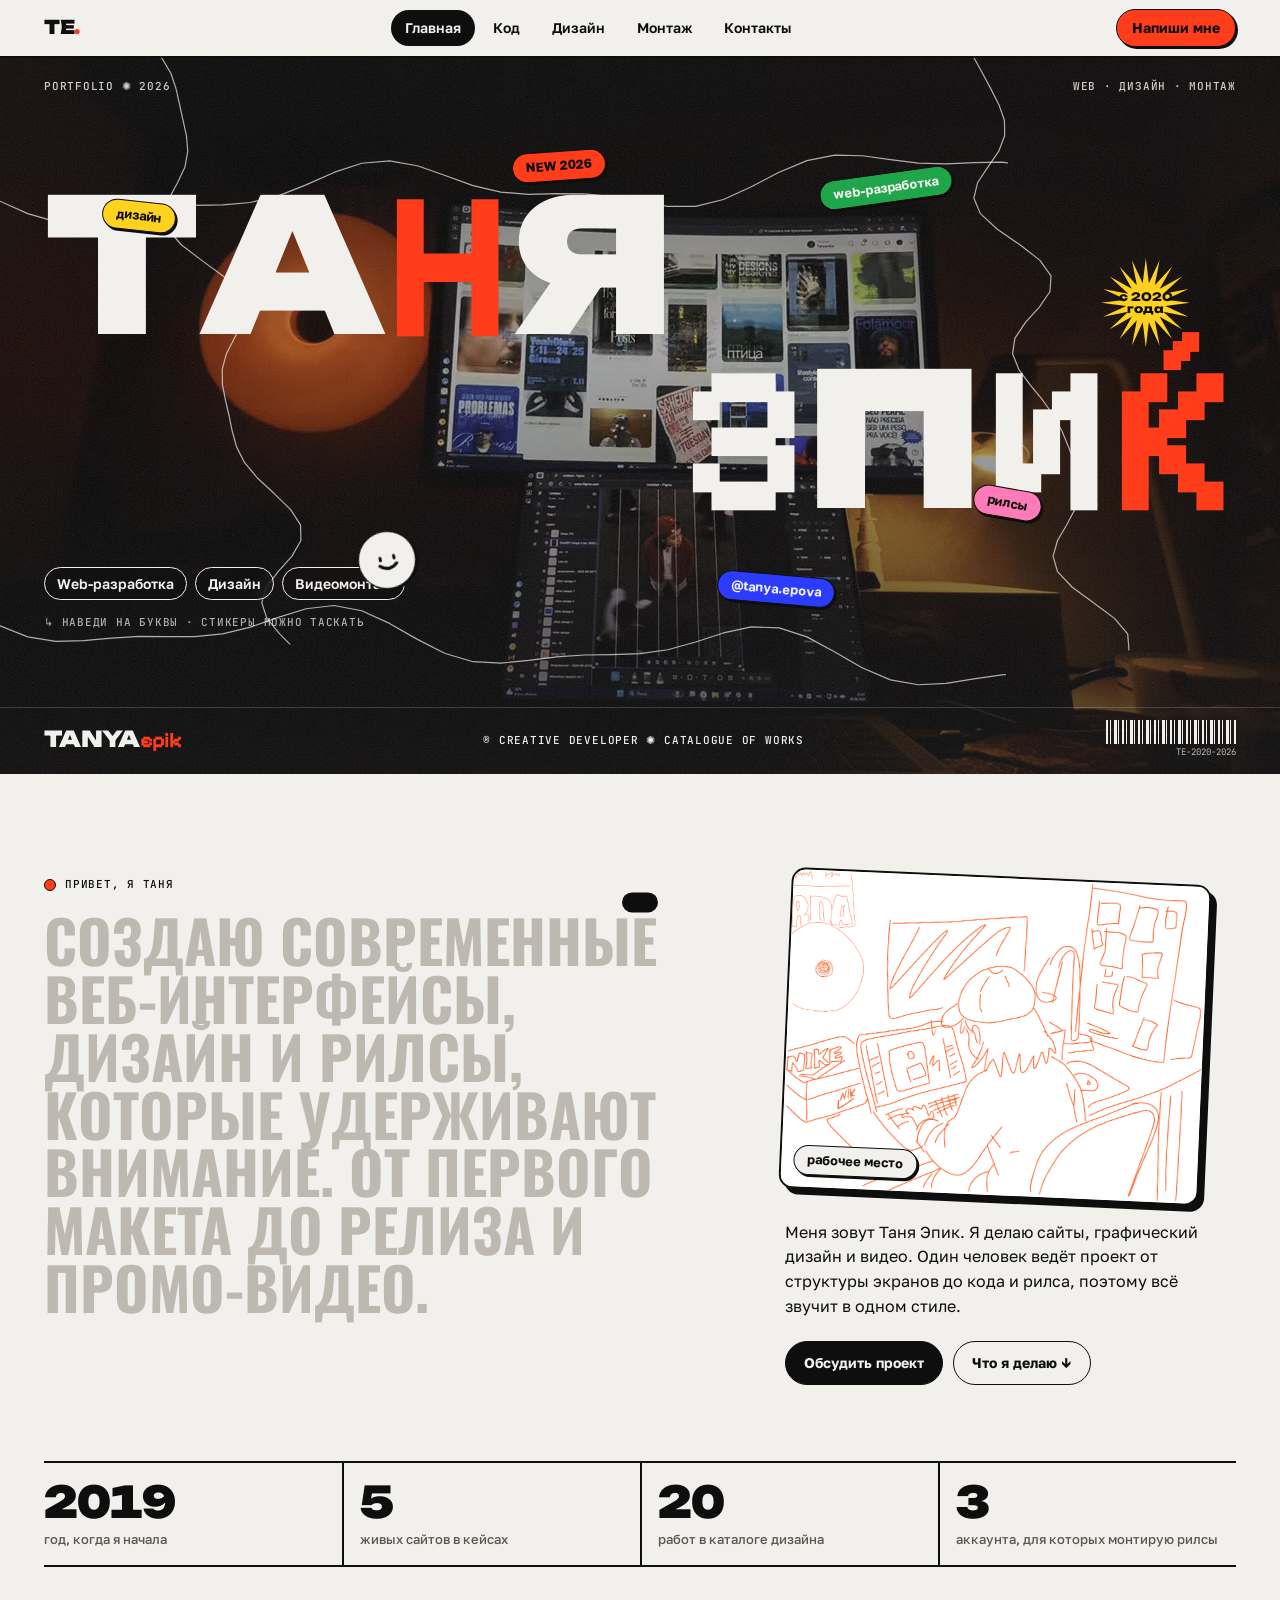
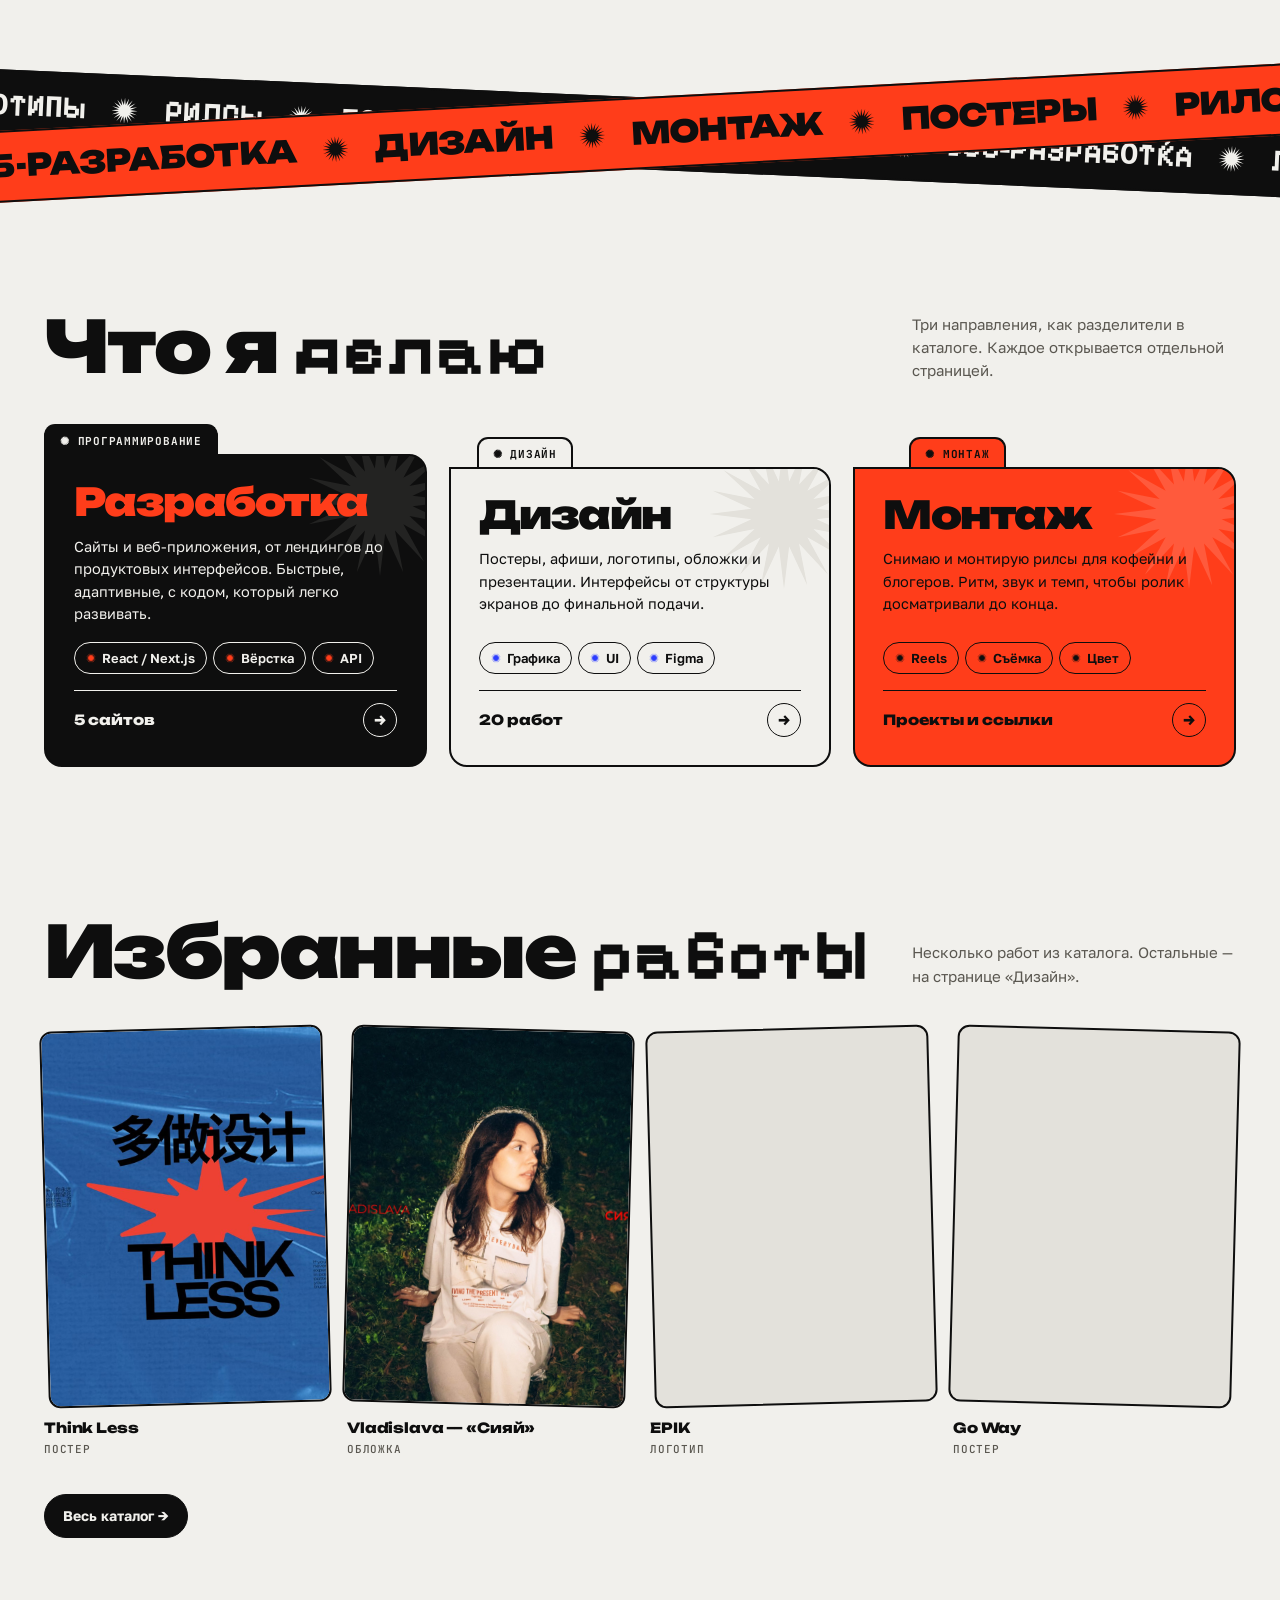
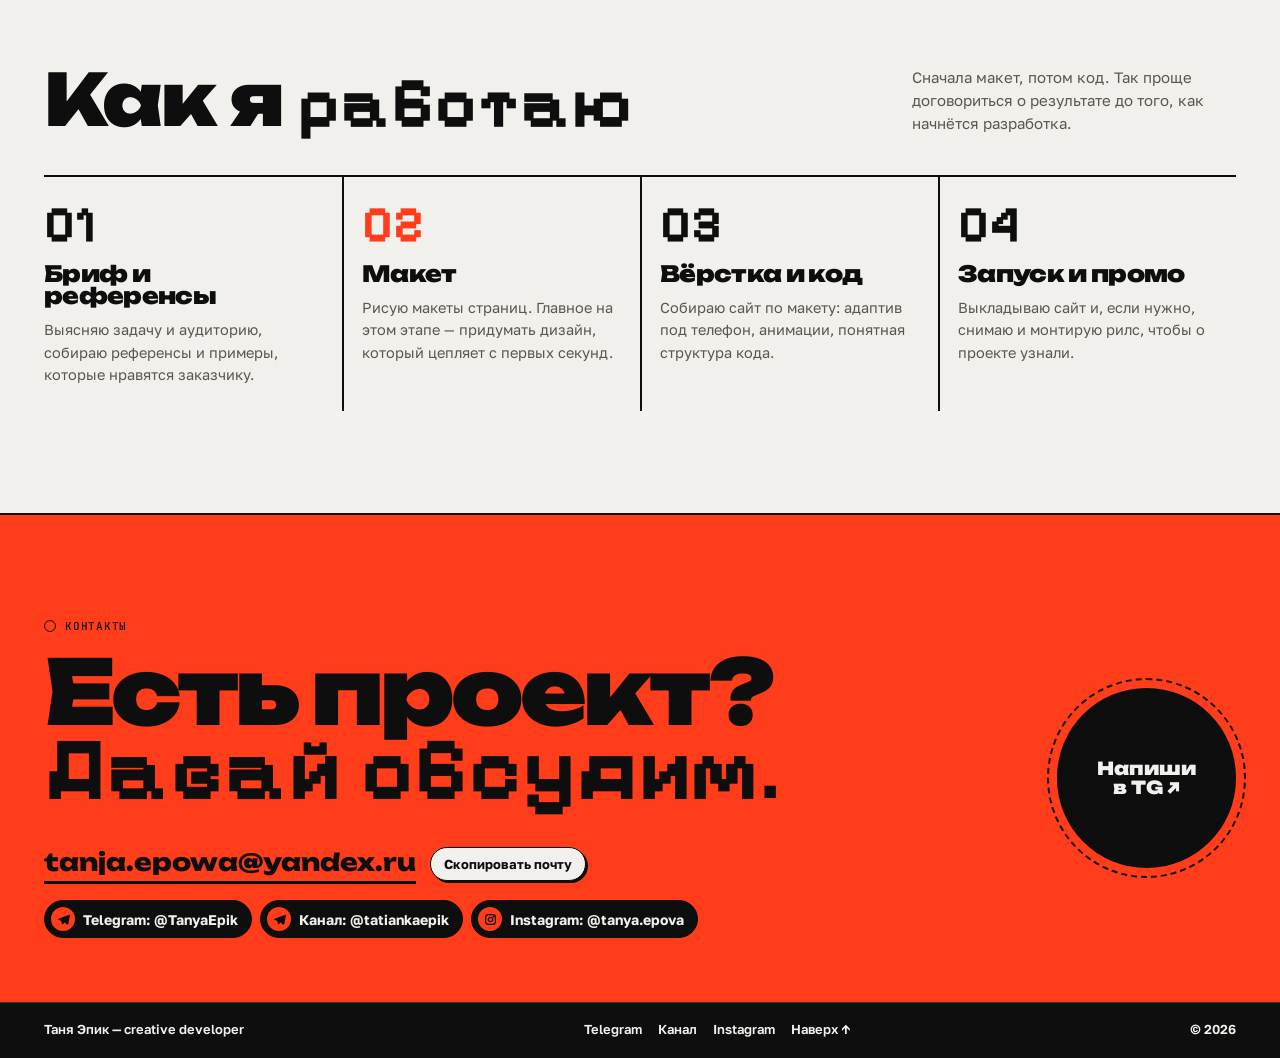
<file: index.html>
<!DOCTYPE html>
<html lang="ru">
<head>
  <meta charset="UTF-8">
  <meta name="viewport" content="width=device-width, initial-scale=1.0, viewport-fit=cover">
  <title>Таня Эпик — портфолио</title>
  <meta name="description" content="Портфолио Тани Эпик: веб-разработка, дизайн и видеомонтаж.">
  <meta name="theme-color" content="#0e0e0e">
  <link rel="icon" href="images/favicon.svg" type="image/svg+xml">
  <link rel="preconnect" href="https://fonts.googleapis.com">
  <link rel="preconnect" href="https://fonts.gstatic.com" crossorigin>
  <link rel="stylesheet" href="https://fonts.googleapis.com/css2?family=Golos+Text:wght@400;500;600;700&family=JetBrains+Mono:wght@500;700&family=Oswald:wght@500;700&family=Pixelify+Sans:wght@500;700&display=swap">
  <link rel="stylesheet" href="styles/index.css">
</head>
<body class="page">

<!-- SVG-спрайт: иконки, которые используются на странице через <use href="#..."> -->
<svg width="0" height="0" style="position:absolute" aria-hidden="true" focusable="false">
  <symbol id="star20" viewBox="0 0 100 100"><path d="M50,0 L53.44,28.27 L65.45,2.45 L59.99,30.4 L79.39,9.55 L65.56,34.44 L90.45,20.61 L69.6,40.01 L97.55,34.55 L71.73,46.56 L100,50 L71.73,53.44 L97.55,65.45 L69.6,59.99 L90.45,79.39 L65.56,65.56 L79.39,90.45 L59.99,69.6 L65.45,97.55 L53.44,71.73 L50,100 L46.56,71.73 L34.55,97.55 L40.01,69.6 L20.61,90.45 L34.44,65.56 L9.55,79.39 L30.4,59.99 L2.45,65.45 L28.27,53.44 L0,50 L28.27,46.56 L2.45,34.55 L30.4,40.01 L9.55,20.61 L34.44,34.44 L20.61,9.55 L40.01,30.4 L34.55,2.45 L46.56,28.27 Z"/></symbol>
  <symbol id="smile" viewBox="0 0 40 40"><g fill="none" stroke="#0e0e0e" stroke-width="3.4" stroke-linecap="round"><path d="M12 16 v3"/><path d="M28 16 v3"/><path d="M10 25 q10 9 20 0"/></g></symbol>
  <symbol id="ig" viewBox="0 0 24 24"><g fill="none" stroke="currentColor" stroke-width="2.2"><rect x="3" y="3" width="18" height="18" rx="5"/><circle cx="12" cy="12" r="4"/><circle cx="17.3" cy="6.7" r=".6" fill="currentColor"/></g></symbol>
  <symbol id="plane" viewBox="0 0 24 24"><path d="M21.5 3.5 2.8 10.7c-1 .4-1 1.8.1 2.1l4.6 1.4 1.8 5.6c.3.9 1.4 1.1 2 .4l2.6-2.7 4.8 3.5c.8.6 1.9.1 2.1-.9l3-15.1c.2-1.1-.9-2-1.9-1.5Z"/></symbol>
</svg>

<!-- Блок header, внутри — блок nav (смешан с элементом header__nav) -->
<header class="header" id="top">
  <div class="header__inner">
    <a class="header__logo" href="index.html" aria-label="Таня Эпик — на главную">TE<span class="header__logo-dot">.</span></a>
    <nav class="header__nav nav" aria-label="Разделы сайта">
      <ul class="nav__list">
          <li class="nav__item"><a class="nav__link nav__link--active" href="index.html" aria-current="page">Главная</a></li>
          <li class="nav__item"><a class="nav__link" href="code.html">Код</a></li>
          <li class="nav__item"><a class="nav__link" href="design.html">Дизайн</a></li>
          <li class="nav__item"><a class="nav__link" href="editing.html">Монтаж</a></li>
          <li class="nav__item"><a class="nav__link" href="#contact">Контакты</a></li>
      </ul>
    </nav>
    <a class="header__cta" href="https://t.me/TanyaEpik" target="_blank" rel="noopener noreferrer">Напиши мне</a>
  </div>
  <div class="header__progress" id="progress"></div>
</header>

<main>
  <!-- ЭКРАН 1. Блок hero -->
  <section class="hero" aria-label="Таня Эпик">
    <video class="hero__video" id="heroVideo" autoplay muted loop playsinline preload="auto" poster="images/hero-poster.jpg" aria-hidden="true" tabindex="-1" disablepictureinpicture>
      <source src="video/hero.mp4" type="video/mp4">
      <source src="video/hero.webm" type="video/webm">
    </video>
    <div class="hero__shade"></div>
    <div class="hero__grain"></div>
    <svg class="hero__squiggles" id="squiggles" preserveAspectRatio="none" viewBox="0 0 1000 600" aria-hidden="true"></svg>
    <div class="hero__top"><span class="label">Portfolio ✺ 2026</span><span class="label">Web · Дизайн · Монтаж</span></div>
    <div class="hero__main">
      <h1 class="hero__title" aria-label="Таня Эпик">
        <span class="hero__row" data-word="ТАНЯ" data-fonts="display,display,pixel,display" data-hot="2" aria-hidden="true"></span>
        <span class="hero__row" data-word="ЭПИК" data-fonts="pixel,display,pixel,cond" data-hot="3" aria-hidden="true"></span>
      </h1>
      <div class="hero__links"><a class="hero__link" href="code.html">Web-разработка</a><a class="hero__link" href="design.html">Дизайн</a><a class="hero__link" href="editing.html">Видеомонтаж</a></div>
      <p class="hero__hint label">↳ наведи на буквы · стикеры можно таскать</p>
    </div>
    <div class="hero__sticker sticker" style="--x:64%;--y:16%;--r:-8deg" data-depth="18"><span class="sticker__inner"><span class="pill pill--green">web-разработка</span></span></div>
    <div class="hero__sticker sticker" style="--x:8%;--y:20%;--r:6deg;--d:-1s" data-depth="-14"><span class="sticker__inner"><span class="pill pill--yellow">дизайн</span></span></div>
    <div class="hero__sticker sticker" style="--x:76%;--y:60%;--r:10deg;--d:-2s" data-depth="24"><span class="sticker__inner"><span class="pill pill--pink">рилсы</span></span></div>
    <div class="hero__sticker sticker" style="--x:40%;--y:13%;--r:-4deg;--d:-.5s" data-depth="-20"><span class="sticker__inner"><span class="pill pill--orange">NEW 2026</span></span></div>
    <div class="hero__sticker sticker" style="--x:86%;--y:28%;--d:-1.5s" data-depth="30"><span class="sticker__inner"><span class="badge"><svg class="badge__star" aria-hidden="true"><use href="#star20"/></svg><b class="badge__text">с 2020<br>года</b></span></span></div>
    <div class="hero__sticker sticker" style="--x:28%;--y:66%;--r:-12deg;--d:-3s" data-depth="-26"><span class="sticker__inner"><span class="smiley"><svg class="smiley__icon" aria-hidden="true"><use href="#smile"/></svg></span></span></div>
    <div class="hero__sticker sticker" style="--x:56%;--y:72%;--r:5deg;--d:-2.4s" data-depth="12"><span class="sticker__inner"><span class="pill pill--blue">@tanya.epova</span></span></div>
    <div class="hero__strip"><div class="hero__strip-inner"><span class="hero__brand">TANYA<i class="hero__brand-accent">epik</i></span><span class="hero__meta label">® Creative developer ✺ Catalogue of works</span><span class="hero__barcode" aria-hidden="true"><i class="hero__barcode-lines"></i><span class="hero__barcode-text">TE-2020-2026</span></span></div></div>
  </section>

  <!-- ЭКРАН 2. Блок intro (смешан с container) -->
  <section class="intro container" aria-labelledby="intro-title">
    <div class="intro__grid">
      <div>
        <p class="eyebrow label">Привет, я Таня</p>
        <h2 class="scrub" id="intro-title">Создаю современные <span class="scrub__accent">веб-интерфейсы,</span> дизайн и <span class="scrub__accent">рилсы,</span> которые удерживают внимание. От первого макета до релиза и промо-видео.</h2>
      </div>
      <div class="intro__side reveal">
        <figure class="sketch" data-cursor="это я за работой">
          <img class="sketch__image" src="images/sketch.jpg" width="1100" height="839" loading="lazy" decoding="async" alt="Скетч рабочего места: монитор с макетом, ноутбук и доска с референсами">
          <span class="sketch__label pill pill--white">рабочее место</span>
        </figure>
        <p class="intro__copy">Меня зовут Таня Эпик. Я делаю сайты, графический дизайн и видео. Один человек ведёт проект от структуры экранов до кода и рилса, поэтому всё звучит в одном стиле.</p>
        <div class="intro__actions"><a class="button button--solid" href="#contact">Обсудить проект</a><a class="button" href="#what">Что я делаю ↓</a></div>
      </div>
    </div>
    <div class="intro__stats stats reveal">
      <div class="stats__item"><b class="stats__number" data-count="2020">2020</b><span class="stats__text">год, когда я начала</span></div>
      <div class="stats__item"><b class="stats__number" data-count="5">5</b><span class="stats__text">живых сайтов в кейсах</span></div>
      <div class="stats__item"><b class="stats__number" data-count="20">20</b><span class="stats__text">работ в каталоге дизайна</span></div>
      <div class="stats__item"><b class="stats__number" data-count="3">3</b><span class="stats__text">аккаунта, для которых монтирую рилсы</span></div>
    </div>
  </section>

  <!-- Блок marquee — бегущие ленты -->
  <div class="marquee" aria-hidden="true">
    <div class="marquee__band"><div class="marquee__track"><span>ВЕБ-РАЗРАБОТКА</span><svg class="marquee__icon" aria-hidden="true"><use href="#star20"/></svg><span>ДИЗАЙН</span><svg class="marquee__icon" aria-hidden="true"><use href="#star20"/></svg><span>МОНТАЖ</span><svg class="marquee__icon" aria-hidden="true"><use href="#star20"/></svg><span>ПОСТЕРЫ</span><svg class="marquee__icon" aria-hidden="true"><use href="#star20"/></svg><span>РИЛСЫ</span><svg class="marquee__icon" aria-hidden="true"><use href="#star20"/></svg><span>ЛОГОТИПЫ</span><svg class="marquee__icon" aria-hidden="true"><use href="#star20"/></svg></div><div class="marquee__track" aria-hidden="true"><span>ВЕБ-РАЗРАБОТКА</span><svg class="marquee__icon" aria-hidden="true"><use href="#star20"/></svg><span>ДИЗАЙН</span><svg class="marquee__icon" aria-hidden="true"><use href="#star20"/></svg><span>МОНТАЖ</span><svg class="marquee__icon" aria-hidden="true"><use href="#star20"/></svg><span>ПОСТЕРЫ</span><svg class="marquee__icon" aria-hidden="true"><use href="#star20"/></svg><span>РИЛСЫ</span><svg class="marquee__icon" aria-hidden="true"><use href="#star20"/></svg><span>ЛОГОТИПЫ</span><svg class="marquee__icon" aria-hidden="true"><use href="#star20"/></svg></div></div>
    <div class="marquee__band marquee__band--dark"><div class="marquee__track"><span>ЛОГОТИПЫ</span><svg class="marquee__icon" aria-hidden="true"><use href="#star20"/></svg><span>РИЛСЫ</span><svg class="marquee__icon" aria-hidden="true"><use href="#star20"/></svg><span>ПОСТЕРЫ</span><svg class="marquee__icon" aria-hidden="true"><use href="#star20"/></svg><span>МОНТАЖ</span><svg class="marquee__icon" aria-hidden="true"><use href="#star20"/></svg><span>ДИЗАЙН</span><svg class="marquee__icon" aria-hidden="true"><use href="#star20"/></svg><span>ВЕБ-РАЗРАБОТКА</span><svg class="marquee__icon" aria-hidden="true"><use href="#star20"/></svg></div><div class="marquee__track" aria-hidden="true"><span>ЛОГОТИПЫ</span><svg class="marquee__icon" aria-hidden="true"><use href="#star20"/></svg><span>РИЛСЫ</span><svg class="marquee__icon" aria-hidden="true"><use href="#star20"/></svg><span>ПОСТЕРЫ</span><svg class="marquee__icon" aria-hidden="true"><use href="#star20"/></svg><span>МОНТАЖ</span><svg class="marquee__icon" aria-hidden="true"><use href="#star20"/></svg><span>ДИЗАЙН</span><svg class="marquee__icon" aria-hidden="true"><use href="#star20"/></svg><span>ВЕБ-РАЗРАБОТКА</span><svg class="marquee__icon" aria-hidden="true"><use href="#star20"/></svg></div></div>
  </div>

  <!-- ЭКРАН 3. Блок doors — три «двери» в разделы -->
  <section class="doors container" id="what" aria-labelledby="what-title">
    <div class="section-head">
      <h2 class="section-head__title" id="what-title">Что я <span class="section-head__accent">делаю</span></h2>
      <p class="section-head__note">Три направления, как разделители в каталоге. Каждое открывается отдельной страницей.</p>
    </div>
    <div class="doors__list">
      <a class="doors__item door door--code reveal" href="code.html">
        <span class="door__tab">✺ Программирование</span>
        <span class="door__body">
          <svg class="door__deco" aria-hidden="true"><use href="#star20"/></svg>
          <h3 class="door__title">Разработка</h3>
          <p class="door__text">Сайты и веб-приложения, от лендингов до продуктовых интерфейсов. Быстрые, адаптивные, с кодом, который легко развивать.</p>
          <span class="door__chips chips"><span class="chip"><svg class="chip__icon" aria-hidden="true"><use href="#star20"/></svg>React / Next.js</span><span class="chip"><svg class="chip__icon" aria-hidden="true"><use href="#star20"/></svg>Вёрстка</span><span class="chip"><svg class="chip__icon" aria-hidden="true"><use href="#star20"/></svg>API</span></span>
          <span class="door__go"><span>5 сайтов</span><span class="door__arrow" aria-hidden="true">→</span></span>
        </span>
      </a>
      <a class="doors__item door door--design reveal" href="design.html">
        <span class="door__tab">✺ Дизайн</span>
        <span class="door__body">
          <svg class="door__deco" aria-hidden="true"><use href="#star20"/></svg>
          <h3 class="door__title">Дизайн</h3>
          <p class="door__text">Постеры, афиши, логотипы, обложки и презентации. Интерфейсы от структуры экранов до финальной подачи.</p>
          <span class="door__chips chips"><span class="chip chip--blue"><svg class="chip__icon" aria-hidden="true"><use href="#star20"/></svg>Графика</span><span class="chip chip--blue"><svg class="chip__icon" aria-hidden="true"><use href="#star20"/></svg>UI</span><span class="chip chip--blue"><svg class="chip__icon" aria-hidden="true"><use href="#star20"/></svg>Figma</span></span>
          <span class="door__go"><span>20 работ</span><span class="door__arrow" aria-hidden="true">→</span></span>
        </span>
      </a>
      <a class="doors__item door door--edit reveal" href="editing.html">
        <span class="door__tab">✺ Монтаж</span>
        <span class="door__body">
          <svg class="door__deco" aria-hidden="true"><use href="#star20"/></svg>
          <h3 class="door__title">Монтаж</h3>
          <p class="door__text">Снимаю и монтирую рилсы для кофейни и блогеров. Ритм, звук и темп, чтобы ролик досматривали до конца.</p>
          <span class="door__chips chips"><span class="chip chip--ink"><svg class="chip__icon" aria-hidden="true"><use href="#star20"/></svg>Reels</span><span class="chip chip--ink"><svg class="chip__icon" aria-hidden="true"><use href="#star20"/></svg>Съёмка</span><span class="chip chip--ink"><svg class="chip__icon" aria-hidden="true"><use href="#star20"/></svg>Цвет</span></span>
          <span class="door__go"><span>Проекты и ссылки</span><span class="door__arrow" aria-hidden="true">→</span></span>
        </span>
      </a>
    </div>
  </section>

  <!-- ЭКРАН 4. Блок featured — избранные работы -->
  <section class="featured container" aria-labelledby="featured-title">
    <div class="section-head">
      <h2 class="section-head__title" id="featured-title">Избранные <span class="section-head__accent">работы</span></h2>
      <p class="section-head__note">Несколько работ из каталога. Остальные — на странице «Дизайн».</p>
    </div>
    <div class="featured__grid">
      <a class="featured__item reveal" href="design.html" data-cursor="в каталог">
        <span class="featured__frame"><img class="featured__image" src="images/works/work-12.jpg" alt="Think Less" loading="lazy" decoding="async"></span>
        <span class="featured__title">Think Less</span><span class="featured__type label">Постер</span>
      </a>
      <a class="featured__item reveal" href="design.html" data-cursor="в каталог">
        <span class="featured__frame"><img class="featured__image" src="images/works/work-02.jpg" alt="Vladislava — «Сияй»" loading="lazy" decoding="async"></span>
        <span class="featured__title">Vladislava — «Сияй»</span><span class="featured__type label">Обложка</span>
      </a>
      <a class="featured__item reveal" href="design.html" data-cursor="в каталог">
        <span class="featured__frame"><img class="featured__image" src="images/works/work-18.jpg" alt="EPIK" loading="lazy" decoding="async"></span>
        <span class="featured__title">EPIK</span><span class="featured__type label">Логотип</span>
      </a>
      <a class="featured__item reveal" href="design.html" data-cursor="в каталог">
        <span class="featured__frame"><img class="featured__image" src="images/works/work-14.jpg" alt="Go Way" loading="lazy" decoding="async"></span>
        <span class="featured__title">Go Way</span><span class="featured__type label">Постер</span>
      </a>
    </div>
    <a class="featured__more button button--solid" href="design.html">Весь каталог →</a>
  </section>

  <!-- ЭКРАН 5. Блок process — как я работаю -->
  <section class="process container" aria-labelledby="process-title">
    <div class="section-head">
      <h2 class="section-head__title" id="process-title">Как я <span class="section-head__accent">работаю</span></h2>
      <p class="section-head__note">Сначала макет, потом код. Так проще договориться о результате до того, как начнётся разработка.</p>
    </div>
    <ol class="process__list">
      <li class="process__step reveal"><span class="process__number">01</span><h3 class="process__title">Бриф и референсы</h3><p class="process__text">Выясняю задачу и аудиторию, собираю референсы и примеры, которые нравятся заказчику.</p></li>
      <li class="process__step process__step--accent reveal"><span class="process__number">02</span><h3 class="process__title">Макет</h3><p class="process__text">Рисую макеты страниц. Главное на этом этапе — придумать дизайн, который цепляет с первых секунд.</p></li>
      <li class="process__step reveal"><span class="process__number">03</span><h3 class="process__title">Вёрстка и код</h3><p class="process__text">Собираю сайт по макету: адаптив под телефон, анимации, понятная структура кода.</p></li>
      <li class="process__step reveal"><span class="process__number">04</span><h3 class="process__title">Запуск и промо</h3><p class="process__text">Выкладываю сайт и, если нужно, снимаю и монтирую рилс, чтобы о проекте узнали.</p></li>
    </ol>
  </section>

<!-- Блок contact (одинаковый на всех страницах) -->
<section class="contact" id="contact" aria-labelledby="contact-title">
  <div class="contact__inner container">
    <div>
      <p class="eyebrow label">Контакты</p>
      <h2 class="contact__title" id="contact-title">Есть проект? <span class="contact__accent">Давай обсудим.</span></h2>
      <div class="contact__mail-row">
        <a class="contact__mail" href="mailto:tanja.epowa@yandex.ru" id="mail">tanja.epowa@yandex.ru</a>
        <button class="contact__copy" type="button" id="copyButton">Скопировать почту</button>
      </div>
      <div class="contact__socials socials">
        <a class="socials__link" href="https://t.me/TanyaEpik" target="_blank" rel="noopener noreferrer"><span class="socials__icon"><svg class="socials__svg" aria-hidden="true"><use href="#plane"/></svg></span>Telegram: @TanyaEpik</a>
        <a class="socials__link" href="https://t.me/tatiankaepik" target="_blank" rel="noopener noreferrer"><span class="socials__icon"><svg class="socials__svg" aria-hidden="true"><use href="#plane"/></svg></span>Канал: @tatiankaepik</a>
        <a class="socials__link" href="https://www.instagram.com/tanya.epova/" target="_blank" rel="noopener noreferrer"><span class="socials__icon"><svg class="socials__svg" aria-hidden="true"><use href="#ig"/></svg></span>Instagram: @tanya.epova</a>
      </div>
    </div>
    <a class="contact__magnet magnet" id="magnet" href="https://t.me/TanyaEpik" target="_blank" rel="noopener noreferrer" data-cursor="Telegram ↗">Напиши<br>в TG ↗</a>
  </div>
</section>
</main>

<!-- Блок footer -->
<footer class="footer">
  <div class="footer__inner container">
    <span>Таня Эпик — creative developer</span>
    <span class="footer__links">
      <a class="footer__link" href="https://t.me/TanyaEpik" target="_blank" rel="noopener noreferrer">Telegram</a>
      <a class="footer__link" href="https://t.me/tatiankaepik" target="_blank" rel="noopener noreferrer">Канал</a>
      <a class="footer__link" href="https://www.instagram.com/tanya.epova/" target="_blank" rel="noopener noreferrer">Instagram</a>
      <a class="footer__link" href="#top">Наверх ↑</a>
    </span>
    <span>© 2026</span>
  </div>
</footer>

<div class="toast" id="toast" role="status" aria-live="polite"></div>
<div class="cursor-label" id="cursorLabel" aria-hidden="true"></div>

<script src="scripts/main.js"></script>
</body>
</html>
</file>
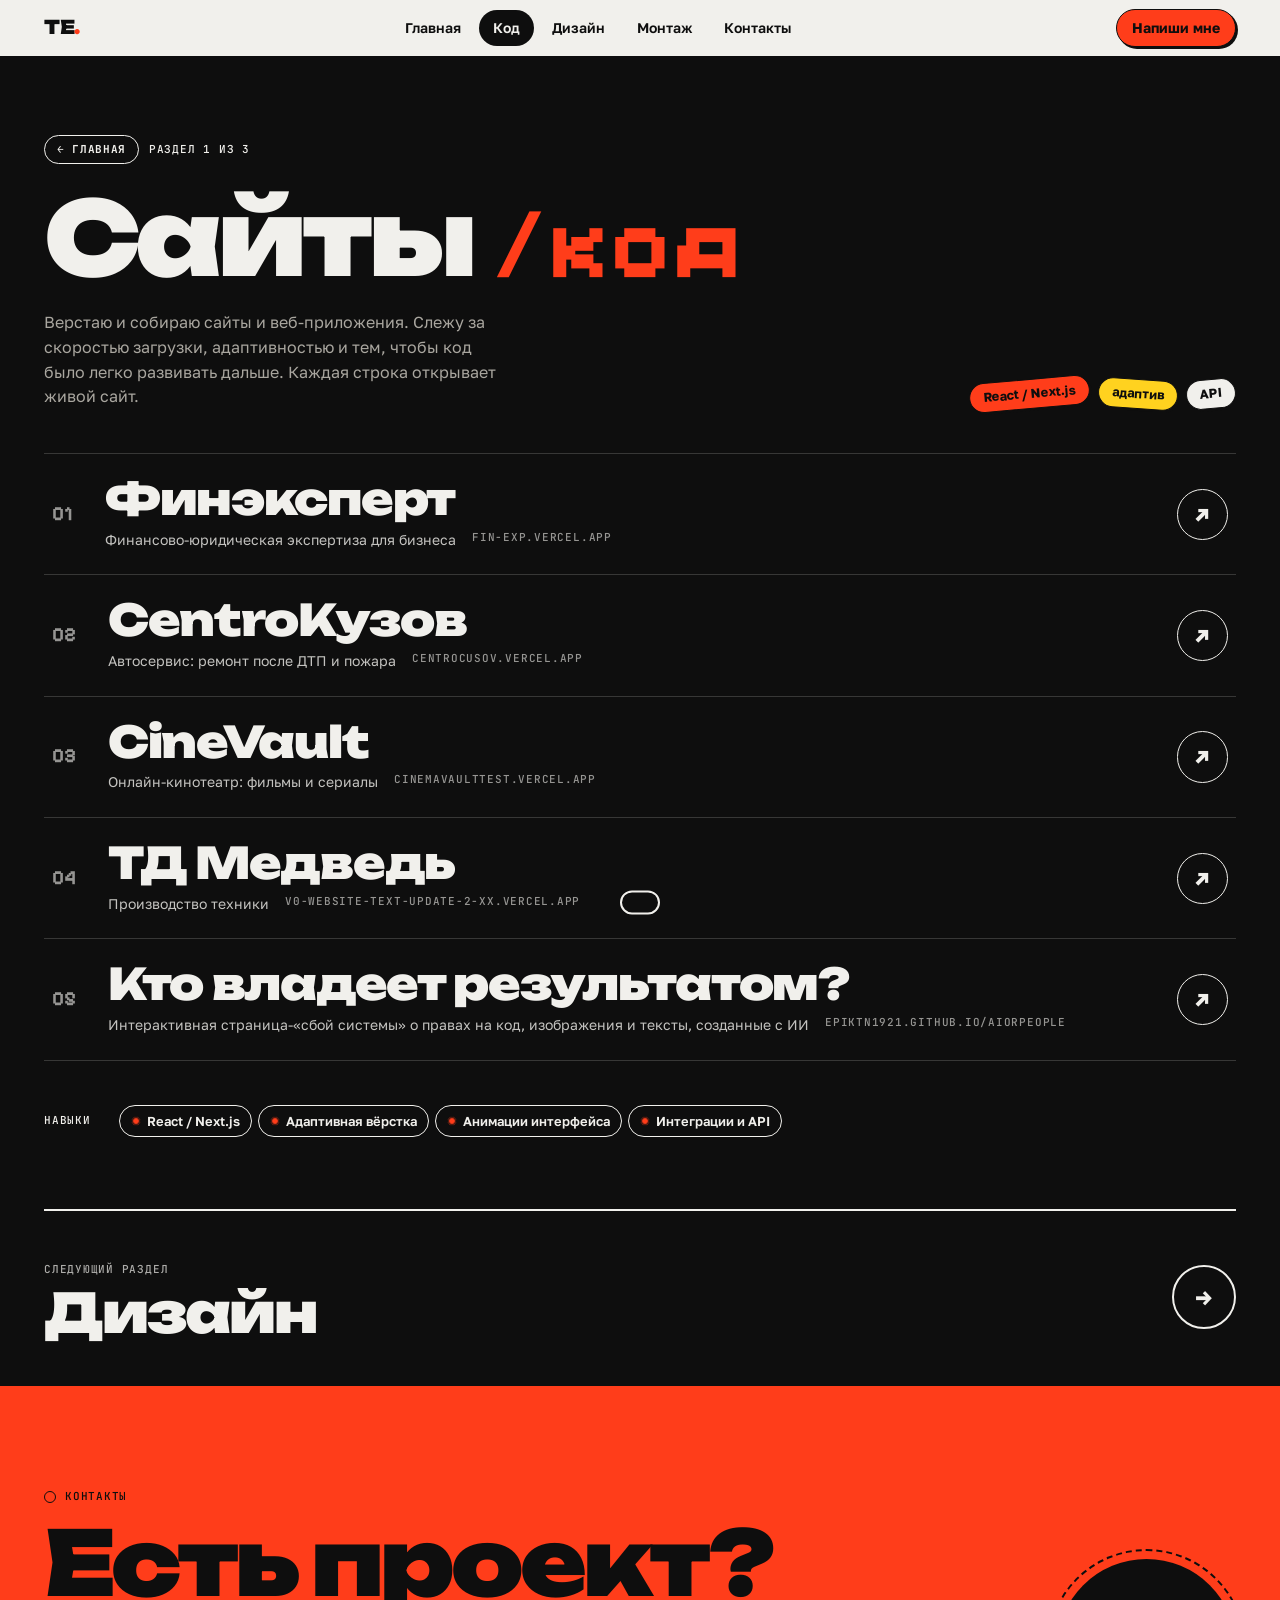
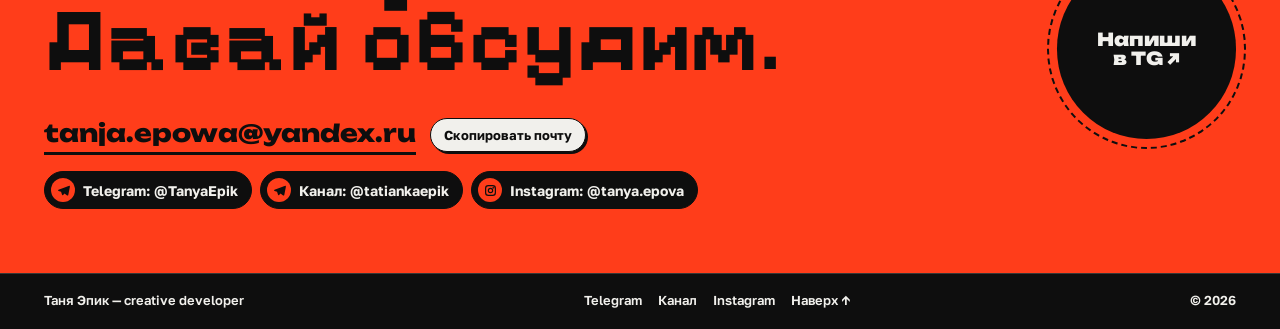
<file: code.html>
<!DOCTYPE html>
<html lang="ru">
<head>
  <meta charset="UTF-8">
  <meta name="viewport" content="width=device-width, initial-scale=1.0, viewport-fit=cover">
  <title>Код — Таня Эпик</title>
  <meta name="description" content="Сайты и веб-приложения Тани Эпик.">
  <meta name="theme-color" content="#0e0e0e">
  <link rel="icon" href="images/favicon.svg" type="image/svg+xml">
  <link rel="preconnect" href="https://fonts.googleapis.com">
  <link rel="preconnect" href="https://fonts.gstatic.com" crossorigin>
  <link rel="stylesheet" href="https://fonts.googleapis.com/css2?family=Golos+Text:wght@400;500;600;700&family=JetBrains+Mono:wght@500;700&family=Oswald:wght@500;700&family=Pixelify+Sans:wght@500;700&display=swap">
  <link rel="stylesheet" href="styles/index.css">
</head>
<body class="page page--dark">

<!-- SVG-спрайт: иконки, которые используются на странице через <use href="#..."> -->
<svg width="0" height="0" style="position:absolute" aria-hidden="true" focusable="false">
  <symbol id="star20" viewBox="0 0 100 100"><path d="M50,0 L53.44,28.27 L65.45,2.45 L59.99,30.4 L79.39,9.55 L65.56,34.44 L90.45,20.61 L69.6,40.01 L97.55,34.55 L71.73,46.56 L100,50 L71.73,53.44 L97.55,65.45 L69.6,59.99 L90.45,79.39 L65.56,65.56 L79.39,90.45 L59.99,69.6 L65.45,97.55 L53.44,71.73 L50,100 L46.56,71.73 L34.55,97.55 L40.01,69.6 L20.61,90.45 L34.44,65.56 L9.55,79.39 L30.4,59.99 L2.45,65.45 L28.27,53.44 L0,50 L28.27,46.56 L2.45,34.55 L30.4,40.01 L9.55,20.61 L34.44,34.44 L20.61,9.55 L40.01,30.4 L34.55,2.45 L46.56,28.27 Z"/></symbol>
  <symbol id="smile" viewBox="0 0 40 40"><g fill="none" stroke="#0e0e0e" stroke-width="3.4" stroke-linecap="round"><path d="M12 16 v3"/><path d="M28 16 v3"/><path d="M10 25 q10 9 20 0"/></g></symbol>
  <symbol id="ig" viewBox="0 0 24 24"><g fill="none" stroke="currentColor" stroke-width="2.2"><rect x="3" y="3" width="18" height="18" rx="5"/><circle cx="12" cy="12" r="4"/><circle cx="17.3" cy="6.7" r=".6" fill="currentColor"/></g></symbol>
  <symbol id="plane" viewBox="0 0 24 24"><path d="M21.5 3.5 2.8 10.7c-1 .4-1 1.8.1 2.1l4.6 1.4 1.8 5.6c.3.9 1.4 1.1 2 .4l2.6-2.7 4.8 3.5c.8.6 1.9.1 2.1-.9l3-15.1c.2-1.1-.9-2-1.9-1.5Z"/></symbol>
</svg>

<!-- Блок header, внутри — блок nav (смешан с элементом header__nav) -->
<header class="header" id="top">
  <div class="header__inner">
    <a class="header__logo" href="index.html" aria-label="Таня Эпик — на главную">TE<span class="header__logo-dot">.</span></a>
    <nav class="header__nav nav" aria-label="Разделы сайта">
      <ul class="nav__list">
          <li class="nav__item"><a class="nav__link" href="index.html">Главная</a></li>
          <li class="nav__item"><a class="nav__link nav__link--active" href="code.html" aria-current="page">Код</a></li>
          <li class="nav__item"><a class="nav__link" href="design.html">Дизайн</a></li>
          <li class="nav__item"><a class="nav__link" href="editing.html">Монтаж</a></li>
          <li class="nav__item"><a class="nav__link" href="#contact">Контакты</a></li>
      </ul>
    </nav>
    <a class="header__cta" href="https://t.me/TanyaEpik" target="_blank" rel="noopener noreferrer">Напиши мне</a>
  </div>
  <div class="header__progress" id="progress"></div>
</header>

<main>
  <div class="container">
    <!-- Блок page-head — шапка раздела -->
    <div class="page-head page-head--dark">
      <div class="page-head__crumbs"><a class="page-head__back" href="index.html">← Главная</a><span class="label">Раздел 1 из 3</span></div>
      <h1 class="page-head__title">Сайты <span class="page-head__accent">/код</span></h1>
      <div class="page-head__lead">
        <p class="page-head__text">Верстаю и собираю сайты и веб-приложения. Слежу за скоростью загрузки, адаптивностью и тем, чтобы код было легко развивать дальше. Каждая строка открывает живой сайт.</p>
        <div class="page-head__stickers"><span class="page-head__sticker pill pill--orange">React / Next.js</span><span class="page-head__sticker pill pill--yellow">адаптив</span><span class="page-head__sticker pill pill--white">API</span></div>
      </div>
    </div>

    <!-- Блок cases — список сайтов -->
    <div class="cases">
      <a class="case reveal" href="https://fin-exp.vercel.app/" target="_blank" rel="noopener noreferrer" data-cursor="открыть сайт ↗">
        <span class="case__index">01</span>
        <div><span class="case__title">Финэксперт</span><div class="case__meta"><span>Финансово-юридическая экспертиза для бизнеса</span><span class="case__url label">fin-exp.vercel.app</span></div></div>
        <span class="case__arrow" aria-hidden="true">↗</span>
      </a>
      <a class="case reveal" href="https://centrocusov.vercel.app/" target="_blank" rel="noopener noreferrer" data-cursor="открыть сайт ↗">
        <span class="case__index">02</span>
        <div><span class="case__title">CentroКузов</span><div class="case__meta"><span>Автосервис: ремонт после ДТП и пожара</span><span class="case__url label">centrocusov.vercel.app</span></div></div>
        <span class="case__arrow" aria-hidden="true">↗</span>
      </a>
      <a class="case reveal" href="https://cinemavaulttest.vercel.app" target="_blank" rel="noopener noreferrer" data-cursor="открыть сайт ↗">
        <span class="case__index">03</span>
        <div><span class="case__title">CineVault</span><div class="case__meta"><span>Онлайн-кинотеатр: фильмы и сериалы</span><span class="case__url label">cinemavaulttest.vercel.app</span></div></div>
        <span class="case__arrow" aria-hidden="true">↗</span>
      </a>
      <a class="case reveal" href="https://v0-website-text-update-2-xx.vercel.app" target="_blank" rel="noopener noreferrer" data-cursor="открыть сайт ↗">
        <span class="case__index">04</span>
        <div><span class="case__title">ТД Медведь</span><div class="case__meta"><span>Производство техники</span><span class="case__url label">v0-website-text-update-2-xx.vercel.app</span></div></div>
        <span class="case__arrow" aria-hidden="true">↗</span>
      </a>
      <a class="case reveal" href="https://epiktn1921.github.io/AIORPEOPLE/" target="_blank" rel="noopener noreferrer" data-cursor="открыть сайт ↗">
        <span class="case__index">05</span>
        <div><span class="case__title">Кто владеет результатом?</span><div class="case__meta"><span>Интерактивная страница-«сбой системы» о правах на код, изображения и тексты, созданные с ИИ</span><span class="case__url label">epiktn1921.github.io/AIORPEOPLE</span></div></div>
        <span class="case__arrow" aria-hidden="true">↗</span>
      </a>
    </div>
    <div class="skills reveal">
      <span class="label">Навыки</span>
      <span class="chips"><span class="chip"><svg class="chip__icon" aria-hidden="true"><use href="#star20"/></svg>React / Next.js</span><span class="chip"><svg class="chip__icon" aria-hidden="true"><use href="#star20"/></svg>Адаптивная вёрстка</span><span class="chip"><svg class="chip__icon" aria-hidden="true"><use href="#star20"/></svg>Анимации интерфейса</span><span class="chip"><svg class="chip__icon" aria-hidden="true"><use href="#star20"/></svg>Интеграции и API</span></span>
    </div>

    <a class="next-page" href="design.html"><span><span class="next-page__label label">Следующий раздел</span><b class="next-page__title">Дизайн</b></span><span class="next-page__arrow" aria-hidden="true">→</span></a>
  </div>

<!-- Блок contact (одинаковый на всех страницах) -->
<section class="contact" id="contact" aria-labelledby="contact-title">
  <div class="contact__inner container">
    <div>
      <p class="eyebrow label">Контакты</p>
      <h2 class="contact__title" id="contact-title">Есть проект? <span class="contact__accent">Давай обсудим.</span></h2>
      <div class="contact__mail-row">
        <a class="contact__mail" href="mailto:tanja.epowa@yandex.ru" id="mail">tanja.epowa@yandex.ru</a>
        <button class="contact__copy" type="button" id="copyButton">Скопировать почту</button>
      </div>
      <div class="contact__socials socials">
        <a class="socials__link" href="https://t.me/TanyaEpik" target="_blank" rel="noopener noreferrer"><span class="socials__icon"><svg class="socials__svg" aria-hidden="true"><use href="#plane"/></svg></span>Telegram: @TanyaEpik</a>
        <a class="socials__link" href="https://t.me/tatiankaepik" target="_blank" rel="noopener noreferrer"><span class="socials__icon"><svg class="socials__svg" aria-hidden="true"><use href="#plane"/></svg></span>Канал: @tatiankaepik</a>
        <a class="socials__link" href="https://www.instagram.com/tanya.epova/" target="_blank" rel="noopener noreferrer"><span class="socials__icon"><svg class="socials__svg" aria-hidden="true"><use href="#ig"/></svg></span>Instagram: @tanya.epova</a>
      </div>
    </div>
    <a class="contact__magnet magnet" id="magnet" href="https://t.me/TanyaEpik" target="_blank" rel="noopener noreferrer" data-cursor="Telegram ↗">Напиши<br>в TG ↗</a>
  </div>
</section>
</main>

<!-- Блок footer -->
<footer class="footer">
  <div class="footer__inner container">
    <span>Таня Эпик — creative developer</span>
    <span class="footer__links">
      <a class="footer__link" href="https://t.me/TanyaEpik" target="_blank" rel="noopener noreferrer">Telegram</a>
      <a class="footer__link" href="https://t.me/tatiankaepik" target="_blank" rel="noopener noreferrer">Канал</a>
      <a class="footer__link" href="https://www.instagram.com/tanya.epova/" target="_blank" rel="noopener noreferrer">Instagram</a>
      <a class="footer__link" href="#top">Наверх ↑</a>
    </span>
    <span>© 2026</span>
  </div>
</footer>

<div class="toast" id="toast" role="status" aria-live="polite"></div>
<div class="cursor-label" id="cursorLabel" aria-hidden="true"></div>

<script src="scripts/main.js"></script>
</body>
</html>
</file>
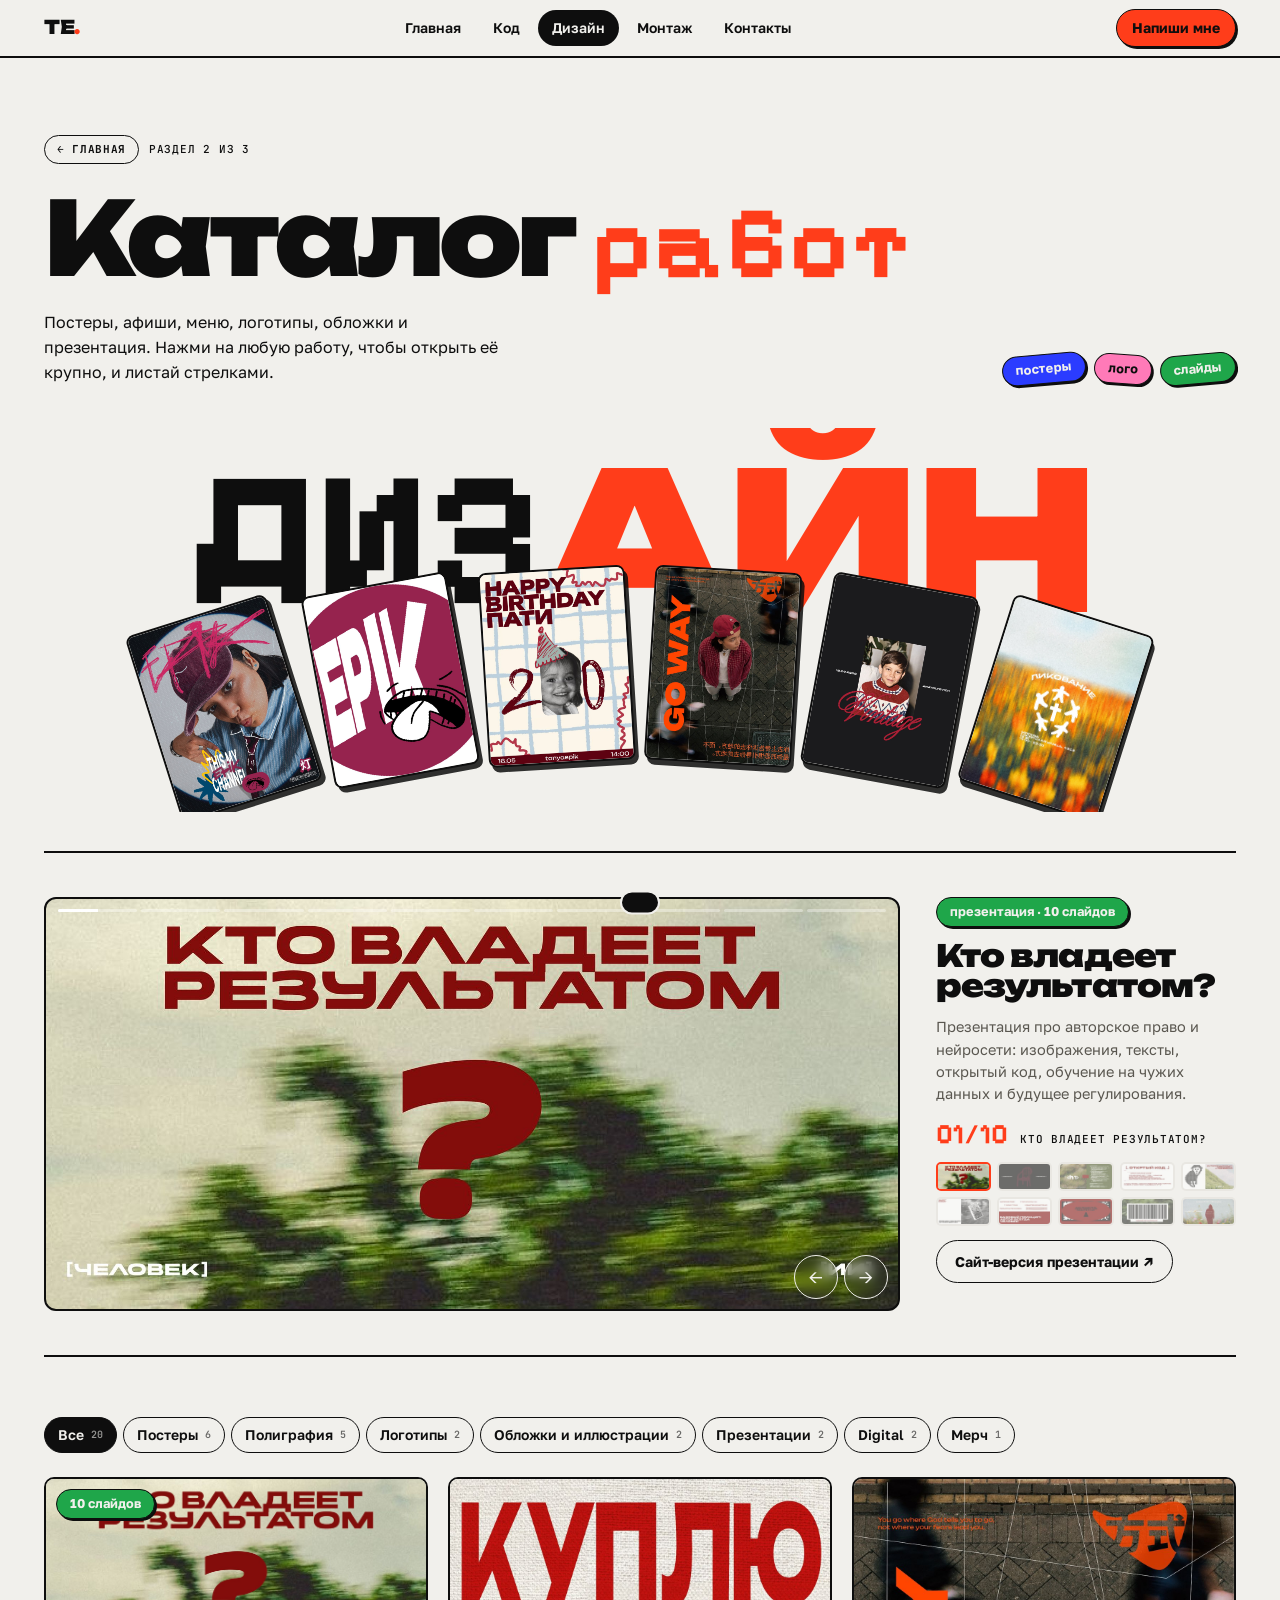
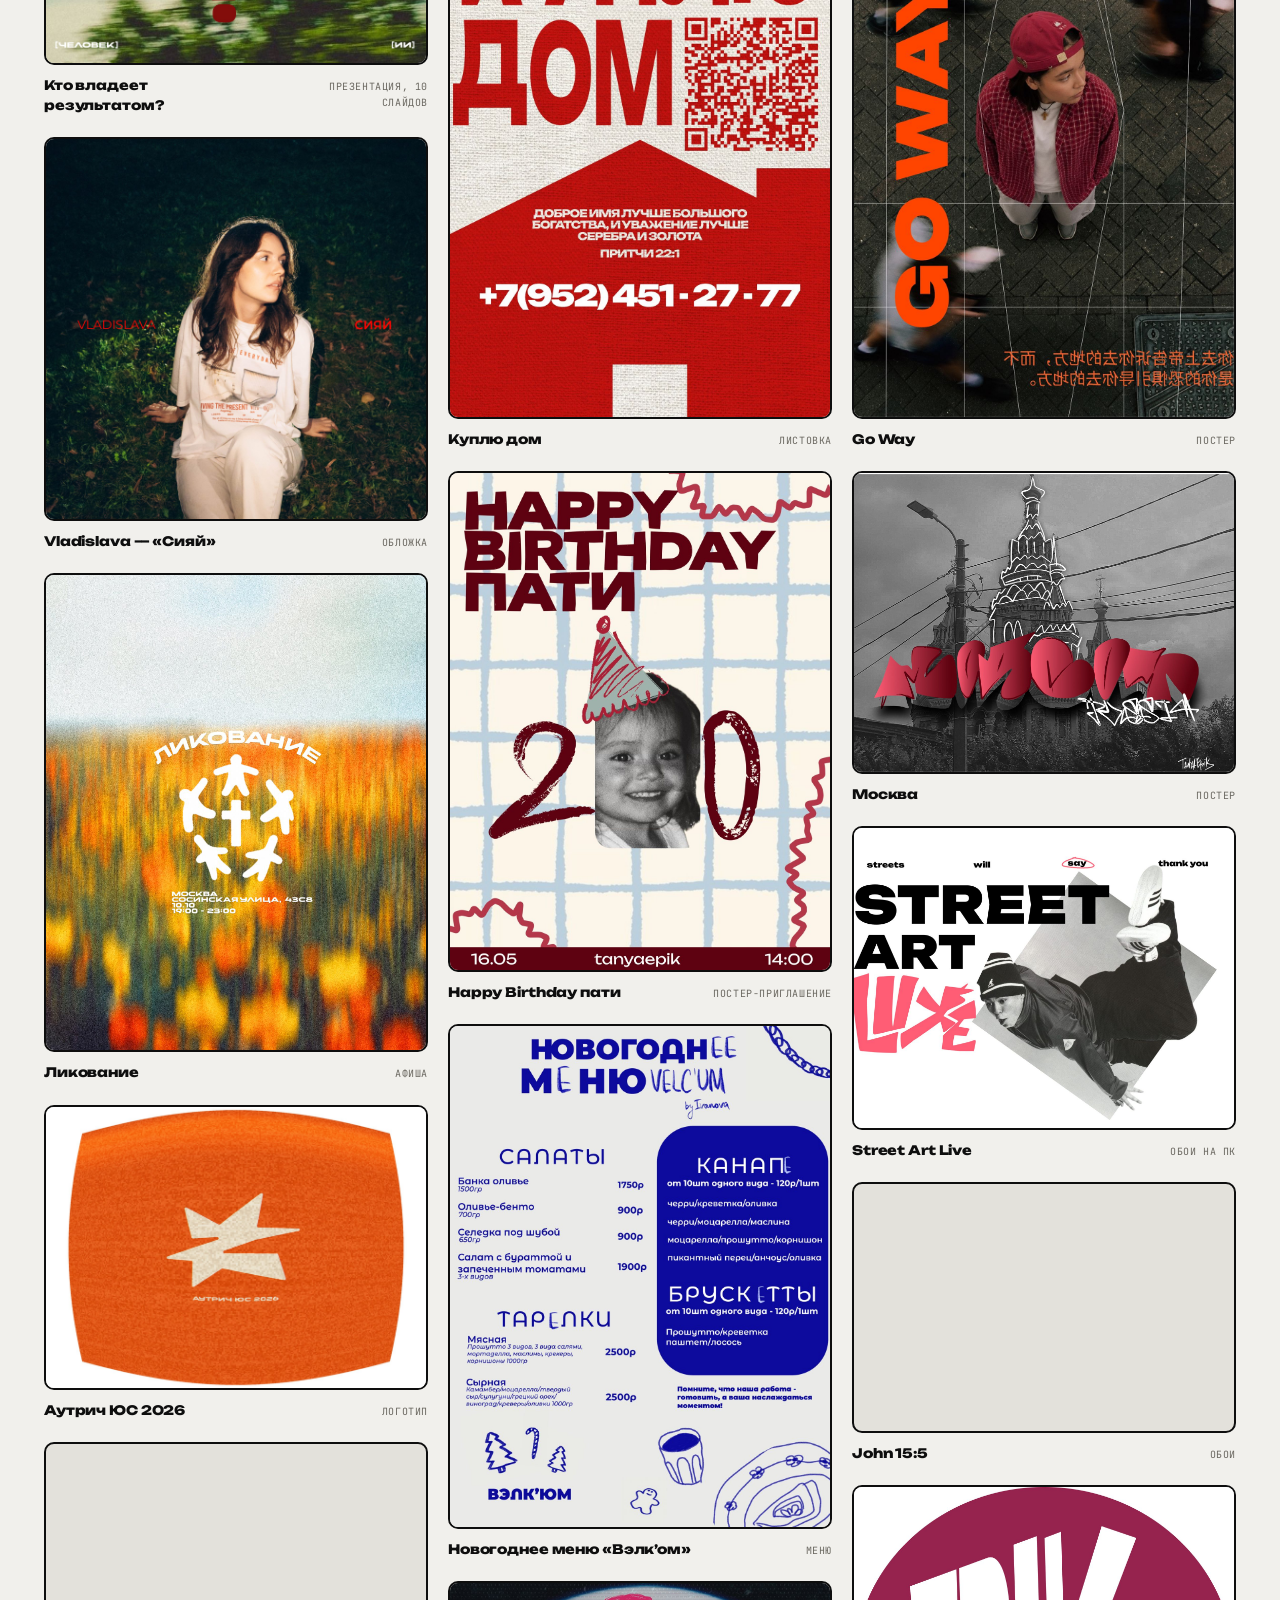
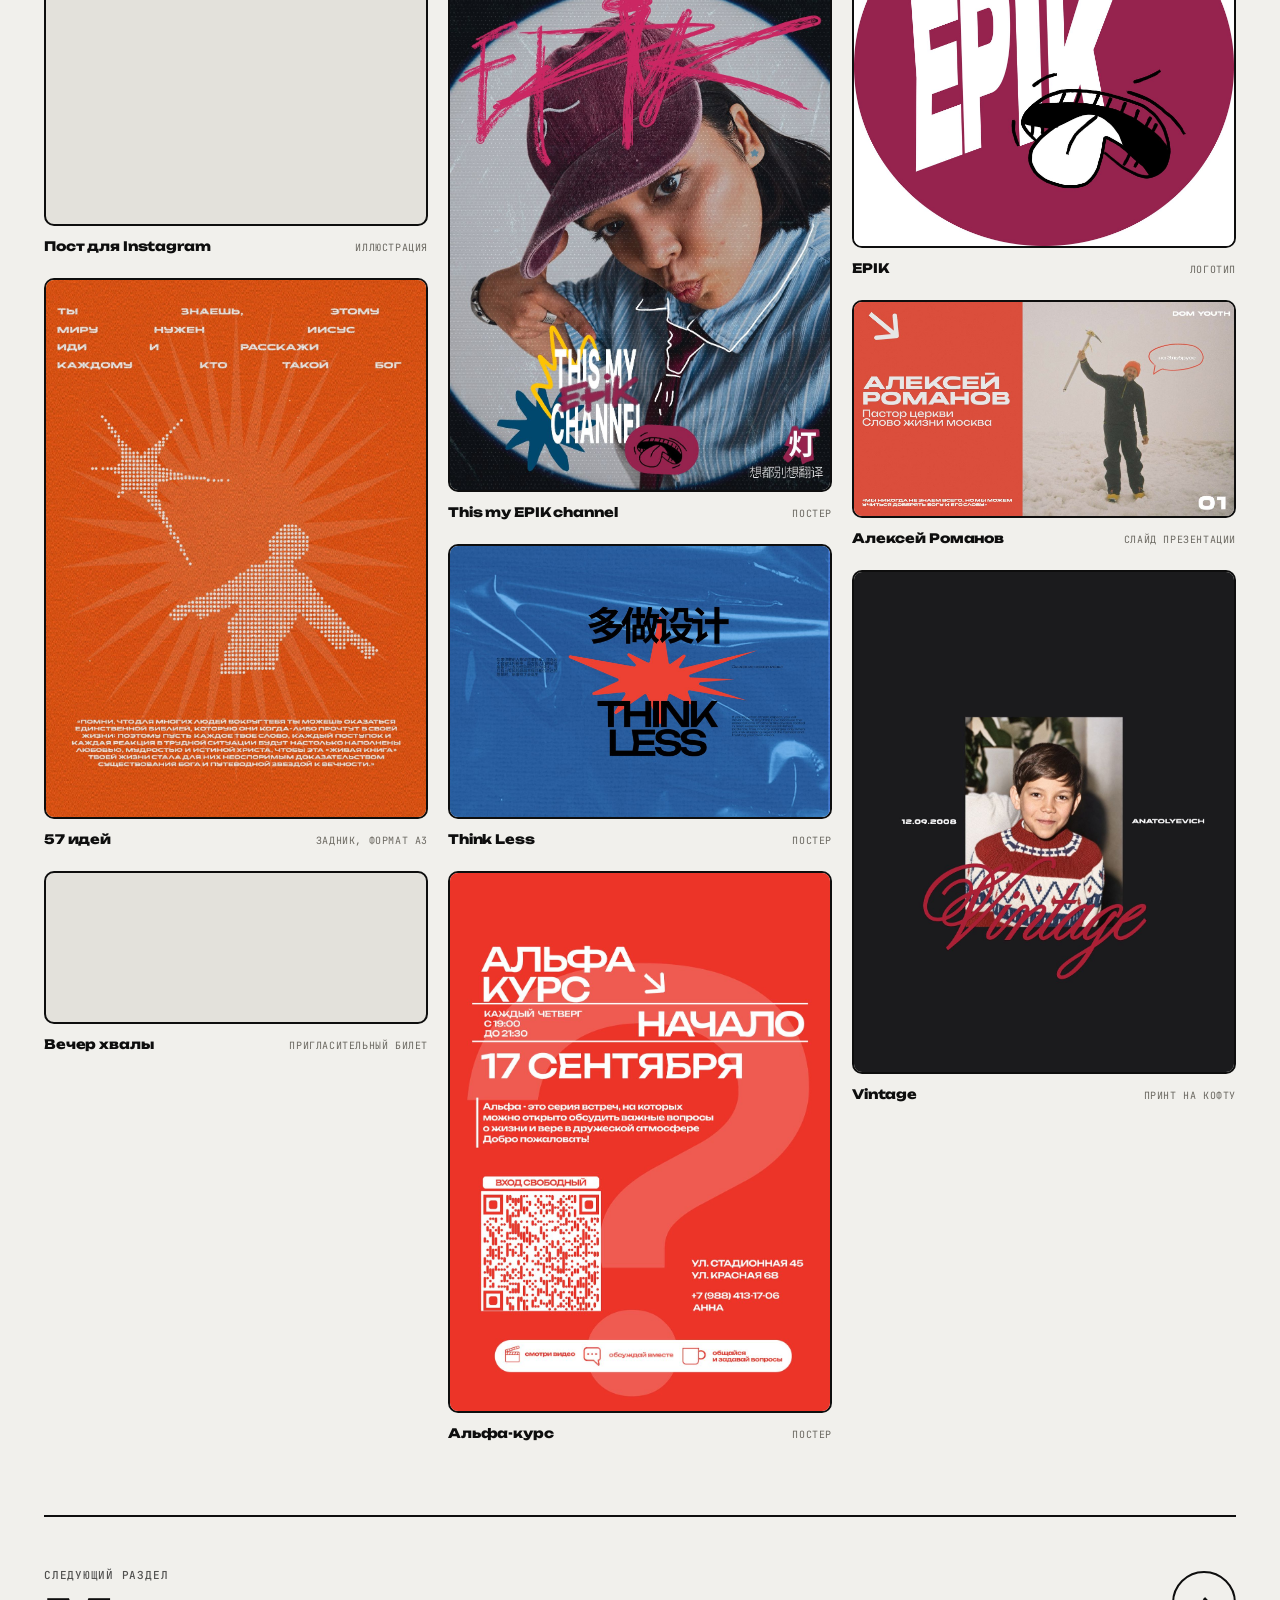
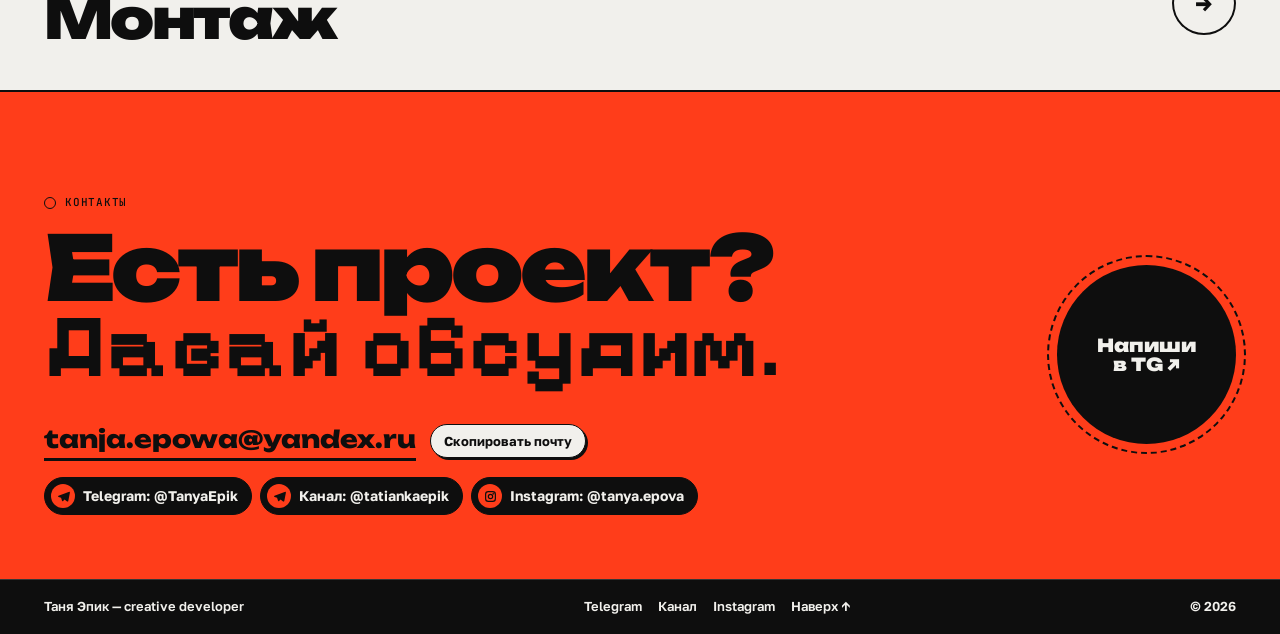
<file: design.html>
<!DOCTYPE html>
<html lang="ru">
<head>
  <meta charset="UTF-8">
  <meta name="viewport" content="width=device-width, initial-scale=1.0, viewport-fit=cover">
  <title>Дизайн — Таня Эпик</title>
  <meta name="description" content="Каталог дизайн-работ Тани Эпик: постеры, полиграфия, логотипы, презентации.">
  <meta name="theme-color" content="#0e0e0e">
  <link rel="icon" href="images/favicon.svg" type="image/svg+xml">
  <link rel="preconnect" href="https://fonts.googleapis.com">
  <link rel="preconnect" href="https://fonts.gstatic.com" crossorigin>
  <link rel="stylesheet" href="https://fonts.googleapis.com/css2?family=Golos+Text:wght@400;500;600;700&family=JetBrains+Mono:wght@500;700&family=Oswald:wght@500;700&family=Pixelify+Sans:wght@500;700&display=swap">
  <link rel="stylesheet" href="styles/index.css">
</head>
<body class="page">

<!-- SVG-спрайт: иконки, которые используются на странице через <use href="#..."> -->
<svg width="0" height="0" style="position:absolute" aria-hidden="true" focusable="false">
  <symbol id="star20" viewBox="0 0 100 100"><path d="M50,0 L53.44,28.27 L65.45,2.45 L59.99,30.4 L79.39,9.55 L65.56,34.44 L90.45,20.61 L69.6,40.01 L97.55,34.55 L71.73,46.56 L100,50 L71.73,53.44 L97.55,65.45 L69.6,59.99 L90.45,79.39 L65.56,65.56 L79.39,90.45 L59.99,69.6 L65.45,97.55 L53.44,71.73 L50,100 L46.56,71.73 L34.55,97.55 L40.01,69.6 L20.61,90.45 L34.44,65.56 L9.55,79.39 L30.4,59.99 L2.45,65.45 L28.27,53.44 L0,50 L28.27,46.56 L2.45,34.55 L30.4,40.01 L9.55,20.61 L34.44,34.44 L20.61,9.55 L40.01,30.4 L34.55,2.45 L46.56,28.27 Z"/></symbol>
  <symbol id="smile" viewBox="0 0 40 40"><g fill="none" stroke="#0e0e0e" stroke-width="3.4" stroke-linecap="round"><path d="M12 16 v3"/><path d="M28 16 v3"/><path d="M10 25 q10 9 20 0"/></g></symbol>
  <symbol id="ig" viewBox="0 0 24 24"><g fill="none" stroke="currentColor" stroke-width="2.2"><rect x="3" y="3" width="18" height="18" rx="5"/><circle cx="12" cy="12" r="4"/><circle cx="17.3" cy="6.7" r=".6" fill="currentColor"/></g></symbol>
  <symbol id="plane" viewBox="0 0 24 24"><path d="M21.5 3.5 2.8 10.7c-1 .4-1 1.8.1 2.1l4.6 1.4 1.8 5.6c.3.9 1.4 1.1 2 .4l2.6-2.7 4.8 3.5c.8.6 1.9.1 2.1-.9l3-15.1c.2-1.1-.9-2-1.9-1.5Z"/></symbol>
</svg>

<!-- Блок header, внутри — блок nav (смешан с элементом header__nav) -->
<header class="header" id="top">
  <div class="header__inner">
    <a class="header__logo" href="index.html" aria-label="Таня Эпик — на главную">TE<span class="header__logo-dot">.</span></a>
    <nav class="header__nav nav" aria-label="Разделы сайта">
      <ul class="nav__list">
          <li class="nav__item"><a class="nav__link" href="index.html">Главная</a></li>
          <li class="nav__item"><a class="nav__link" href="code.html">Код</a></li>
          <li class="nav__item"><a class="nav__link nav__link--active" href="design.html" aria-current="page">Дизайн</a></li>
          <li class="nav__item"><a class="nav__link" href="editing.html">Монтаж</a></li>
          <li class="nav__item"><a class="nav__link" href="#contact">Контакты</a></li>
      </ul>
    </nav>
    <a class="header__cta" href="https://t.me/TanyaEpik" target="_blank" rel="noopener noreferrer">Напиши мне</a>
  </div>
  <div class="header__progress" id="progress"></div>
</header>

<main>
  <div class="container">
    <!-- Блок page-head — шапка раздела -->
    <div class="page-head">
      <div class="page-head__crumbs"><a class="page-head__back" href="index.html">← Главная</a><span class="label">Раздел 2 из 3</span></div>
      <h1 class="page-head__title">Каталог <span class="page-head__accent">работ</span></h1>
      <div class="page-head__lead">
        <p class="page-head__text">Постеры, афиши, меню, логотипы, обложки и презентация. Нажми на любую работу, чтобы открыть её крупно, и листай стрелками.</p>
        <div class="page-head__stickers"><span class="page-head__sticker pill pill--blue">постеры</span><span class="page-head__sticker pill pill--pink">лого</span><span class="page-head__sticker pill pill--green">слайды</span></div>
      </div>
    </div>
  </div>

  <!-- Блок fan — веер избранных работ (карточки добавляет скрипт) -->
  <div class="fan" id="fan" aria-label="Избранные работы">
    <div class="fan__word" aria-hidden="true"><span>ДИЗ</span><span class="fan__word-accent">АЙН</span></div>
  </div>

  <div class="container">
    <!-- Блок deck — слайдер презентации (слайды и миниатюры добавляет скрипт) -->
    <section class="deck reveal" aria-labelledby="deck-title">
      <div class="deck__stage" id="deckStage" data-cursor="открыть крупно" role="region" aria-roledescription="слайдер" aria-label="Слайды презентации">
        <div class="deck__bars" id="deckBars"></div>
        <div class="deck__nav"><button class="deck__button round-button" type="button" id="deckPrev" aria-label="Предыдущий слайд">←</button><button class="deck__button round-button" type="button" id="deckNext" aria-label="Следующий слайд">→</button></div>
      </div>
      <div class="deck__side">
        <span class="deck__pill pill pill--green">презентация · 10 слайдов</span>
        <h3 class="deck__title" id="deck-title">Кто владеет результатом?</h3>
        <p class="deck__text">Презентация про авторское право и нейросети: изображения, тексты, открытый код, обучение на чужих данных и будущее регулирования.</p>
        <div class="deck__counter"><span class="deck__count" id="deckCount">01/10</span><span class="label" id="deckCaption"></span></div>
        <div class="deck__thumbs" id="deckThumbs"></div>
        <a class="button" href="https://epiktn1921.github.io/AIORPEOPLE/" target="_blank" rel="noopener noreferrer" style="align-self:flex-start">Сайт-версия презентации ↗</a>
      </div>
    </section>

    <!-- Блок filters (кнопки добавляет скрипт) и блок works — галерея -->
    <div class="filters" role="group" aria-label="Фильтр работ" id="filters"></div>
    <div class="works" id="works">
      <figure class="work" data-cat="deck"><button class="work__button" type="button" data-cursor="листать слайды" data-deck="1"><img class="work__image" src="images/works/work-01.jpg" alt="Титульный слайд «Кто владеет результатом?» на фоне размытой листвы" loading="lazy" decoding="async"><span class="work__badge pill pill--green">10 слайдов</span></button><figcaption class="work__caption"><strong class="work__title">Кто владеет результатом?</strong><span class="work__type">Презентация, 10 слайдов</span></figcaption></figure>
      <figure class="work" data-cat="cover"><button class="work__button" type="button" data-cursor="смотреть"><img class="work__image" src="images/works/work-02.jpg" alt="Обложка «Сияй» Vladislava: девушка в белой одежде сидит на траве ночью" loading="lazy" decoding="async"></button><figcaption class="work__caption"><strong class="work__title">Vladislava — «Сияй»</strong><span class="work__type">Обложка</span></figcaption></figure>
      <figure class="work" data-cat="print"><button class="work__button" type="button" data-cursor="смотреть"><img class="work__image" src="images/works/work-03.jpg" alt="Афиша «Ликование» с логотипом из человечков вокруг креста на фоне цветов" loading="lazy" decoding="async"></button><figcaption class="work__caption"><strong class="work__title">Ликование</strong><span class="work__type">Афиша</span></figcaption></figure>
      <figure class="work" data-cat="logo"><button class="work__button" type="button" data-cursor="смотреть"><img class="work__image" src="images/works/work-04.jpg" alt="Логотип «Аутрич ЮС 2026»: светлая звезда на оранжевом фоне" loading="lazy" decoding="async"></button><figcaption class="work__caption"><strong class="work__title">Аутрич ЮС 2026</strong><span class="work__type">Логотип</span></figcaption></figure>
      <figure class="work" data-cat="cover"><button class="work__button" type="button" data-cursor="смотреть"><img class="work__image" src="images/works/work-05.jpg" alt="Иллюстрация: персонаж в шапке рисует на листе, сидя на фоне остановки и поля" loading="lazy" decoding="async"></button><figcaption class="work__caption"><strong class="work__title">Пост для Instagram</strong><span class="work__type">Иллюстрация</span></figcaption></figure>
      <figure class="work" data-cat="print"><button class="work__button" type="button" data-cursor="смотреть"><img class="work__image" src="images/works/work-06.jpg" alt="Оранжевый задник «57 идей» формата А3 с растровыми фигурами и цитатой" loading="lazy" decoding="async"></button><figcaption class="work__caption"><strong class="work__title">57 идей</strong><span class="work__type">Задник, формат А3</span></figcaption></figure>
      <figure class="work" data-cat="print"><button class="work__button" type="button" data-cursor="смотреть"><img class="work__image" src="images/works/work-07.jpg" alt="Красный пригласительный билет на «Вечер хвалы» с чёрно-белым фото концерта" loading="lazy" decoding="async"></button><figcaption class="work__caption"><strong class="work__title">Вечер хвалы</strong><span class="work__type">Пригласительный билет</span></figcaption></figure>
      <figure class="work" data-cat="print"><button class="work__button" type="button" data-cursor="смотреть"><img class="work__image" src="images/works/work-08.jpg" alt="Красно-белая листовка «Куплю дом» с QR-кодом и номером телефона" loading="lazy" decoding="async"></button><figcaption class="work__caption"><strong class="work__title">Куплю дом</strong><span class="work__type">Листовка</span></figcaption></figure>
      <figure class="work" data-cat="poster"><button class="work__button" type="button" data-cursor="смотреть"><img class="work__image" src="images/works/work-09.jpg" alt="Постер Happy Birthday пати: детское фото в праздничном колпаке между цифрами 2 и 0 на клетчатом фоне" loading="lazy" decoding="async"></button><figcaption class="work__caption"><strong class="work__title">Happy Birthday пати</strong><span class="work__type">Постер-приглашение</span></figcaption></figure>
      <figure class="work" data-cat="print"><button class="work__button" type="button" data-cursor="смотреть"><img class="work__image" src="images/works/work-10.jpg" alt="Синее новогоднее меню кафе «Вэлк’ом» с салатами, тарелками, канапе и брускеттами" loading="lazy" decoding="async"></button><figcaption class="work__caption"><strong class="work__title">Новогоднее меню «Вэлк’ом»</strong><span class="work__type">Меню</span></figcaption></figure>
      <figure class="work" data-cat="poster"><button class="work__button" type="button" data-cursor="смотреть"><img class="work__image" src="images/works/work-11.jpg" alt="Постер с портретом в кепке, розовой надписью и яркими наклейками" loading="lazy" decoding="async"></button><figcaption class="work__caption"><strong class="work__title">This my EPIK channel</strong><span class="work__type">Постер</span></figcaption></figure>
      <figure class="work" data-cat="poster"><button class="work__button" type="button" data-cursor="смотреть"><img class="work__image" src="images/works/work-12.jpg" alt="Синий постер Think Less с красной вспышкой и иероглифами" loading="lazy" decoding="async"></button><figcaption class="work__caption"><strong class="work__title">Think Less</strong><span class="work__type">Постер</span></figcaption></figure>
      <figure class="work" data-cat="poster"><button class="work__button" type="button" data-cursor="смотреть"><img class="work__image" src="images/works/work-13.jpg" alt="Красный постер «Альфа-курс» с вопросительным знаком и QR-кодом" loading="lazy" decoding="async"></button><figcaption class="work__caption"><strong class="work__title">Альфа-курс</strong><span class="work__type">Постер</span></figcaption></figure>
      <figure class="work" data-cat="poster"><button class="work__button" type="button" data-cursor="смотреть"><img class="work__image" src="images/works/work-14.jpg" alt="Постер Go Way: вид сверху на человека в красной кепке на мостовой" loading="lazy" decoding="async"></button><figcaption class="work__caption"><strong class="work__title">Go Way</strong><span class="work__type">Постер</span></figcaption></figure>
      <figure class="work" data-cat="poster"><button class="work__button" type="button" data-cursor="смотреть"><img class="work__image" src="images/works/work-15.jpg" alt="Чёрно-белый постер с храмом, проводами и граффити-надписью «Москва»" loading="lazy" decoding="async"></button><figcaption class="work__caption"><strong class="work__title">Москва</strong><span class="work__type">Постер</span></figcaption></figure>
      <figure class="work" data-cat="digital"><button class="work__button" type="button" data-cursor="смотреть"><img class="work__image" src="images/works/work-16.jpg" alt="Обои Street Art Live с танцором и крупной типографикой" loading="lazy" decoding="async"></button><figcaption class="work__caption"><strong class="work__title">Street Art Live</strong><span class="work__type">Обои на ПК</span></figcaption></figure>
      <figure class="work" data-cat="digital"><button class="work__button" type="button" data-cursor="смотреть"><img class="work__image" src="images/works/work-17.jpg" alt="Обои с силуэтом церкви на туманном поле и цитатой Иоанна 15:5" loading="lazy" decoding="async"></button><figcaption class="work__caption"><strong class="work__title">John 15:5</strong><span class="work__type">Обои</span></figcaption></figure>
      <figure class="work" data-cat="logo"><button class="work__button" type="button" data-cursor="смотреть"><img class="work__image" src="images/works/work-18.jpg" alt="Логотип EPIK: белые буквы и рисованный рот на бордовом круге" loading="lazy" decoding="async"></button><figcaption class="work__caption"><strong class="work__title">EPIK</strong><span class="work__type">Логотип</span></figcaption></figure>
      <figure class="work" data-cat="deck"><button class="work__button" type="button" data-cursor="смотреть"><img class="work__image" src="images/works/work-19.jpg" alt="Слайд презентации Dom Youth с красной панелью и фото на Эльбрусе" loading="lazy" decoding="async"></button><figcaption class="work__caption"><strong class="work__title">Алексей Романов</strong><span class="work__type">Слайд презентации</span></figcaption></figure>
      <figure class="work" data-cat="merch"><button class="work__button" type="button" data-cursor="смотреть"><img class="work__image" src="images/works/work-20.jpg" alt="Принт Vintage: детское фото на тёмном фоне с красной каллиграфической надписью" loading="lazy" decoding="async"></button><figcaption class="work__caption"><strong class="work__title">Vintage</strong><span class="work__type">Принт на кофту</span></figcaption></figure>
    </div>

    <a class="next-page" href="editing.html"><span><span class="next-page__label label">Следующий раздел</span><b class="next-page__title">Монтаж</b></span><span class="next-page__arrow" aria-hidden="true">→</span></a>
  </div>

<!-- Блок contact (одинаковый на всех страницах) -->
<section class="contact" id="contact" aria-labelledby="contact-title">
  <div class="contact__inner container">
    <div>
      <p class="eyebrow label">Контакты</p>
      <h2 class="contact__title" id="contact-title">Есть проект? <span class="contact__accent">Давай обсудим.</span></h2>
      <div class="contact__mail-row">
        <a class="contact__mail" href="mailto:tanja.epowa@yandex.ru" id="mail">tanja.epowa@yandex.ru</a>
        <button class="contact__copy" type="button" id="copyButton">Скопировать почту</button>
      </div>
      <div class="contact__socials socials">
        <a class="socials__link" href="https://t.me/TanyaEpik" target="_blank" rel="noopener noreferrer"><span class="socials__icon"><svg class="socials__svg" aria-hidden="true"><use href="#plane"/></svg></span>Telegram: @TanyaEpik</a>
        <a class="socials__link" href="https://t.me/tatiankaepik" target="_blank" rel="noopener noreferrer"><span class="socials__icon"><svg class="socials__svg" aria-hidden="true"><use href="#plane"/></svg></span>Канал: @tatiankaepik</a>
        <a class="socials__link" href="https://www.instagram.com/tanya.epova/" target="_blank" rel="noopener noreferrer"><span class="socials__icon"><svg class="socials__svg" aria-hidden="true"><use href="#ig"/></svg></span>Instagram: @tanya.epova</a>
      </div>
    </div>
    <a class="contact__magnet magnet" id="magnet" href="https://t.me/TanyaEpik" target="_blank" rel="noopener noreferrer" data-cursor="Telegram ↗">Напиши<br>в TG ↗</a>
  </div>
</section>
</main>

<!-- Блок footer -->
<footer class="footer">
  <div class="footer__inner container">
    <span>Таня Эпик — creative developer</span>
    <span class="footer__links">
      <a class="footer__link" href="https://t.me/TanyaEpik" target="_blank" rel="noopener noreferrer">Telegram</a>
      <a class="footer__link" href="https://t.me/tatiankaepik" target="_blank" rel="noopener noreferrer">Канал</a>
      <a class="footer__link" href="https://www.instagram.com/tanya.epova/" target="_blank" rel="noopener noreferrer">Instagram</a>
      <a class="footer__link" href="#top">Наверх ↑</a>
    </span>
    <span>© 2026</span>
  </div>
</footer>

<!-- Блок lightbox — просмотр работы крупно -->
<div class="lightbox" id="lightbox" role="dialog" aria-modal="true" aria-label="Просмотр работы" hidden>
  <div class="lightbox__top"><span class="label" id="lightboxCount">01 / 01</span><button class="round-button" type="button" id="lightboxClose" aria-label="Закрыть">✕</button></div>
  <div class="lightbox__stage" id="lightboxStage"><img class="lightbox__image" id="lightboxImage" alt=""></div>
  <div class="lightbox__bottom">
    <div><strong class="lightbox__title" id="lightboxTitle"></strong><span class="lightbox__type label" id="lightboxType"></span></div>
    <div class="lightbox__nav"><button class="round-button" type="button" id="lightboxPrev" aria-label="Назад">←</button><button class="round-button" type="button" id="lightboxNext" aria-label="Вперёд">→</button></div>
  </div>
</div>

<div class="toast" id="toast" role="status" aria-live="polite"></div>
<div class="cursor-label" id="cursorLabel" aria-hidden="true"></div>

<script src="scripts/main.js"></script>
</body>
</html>
</file>
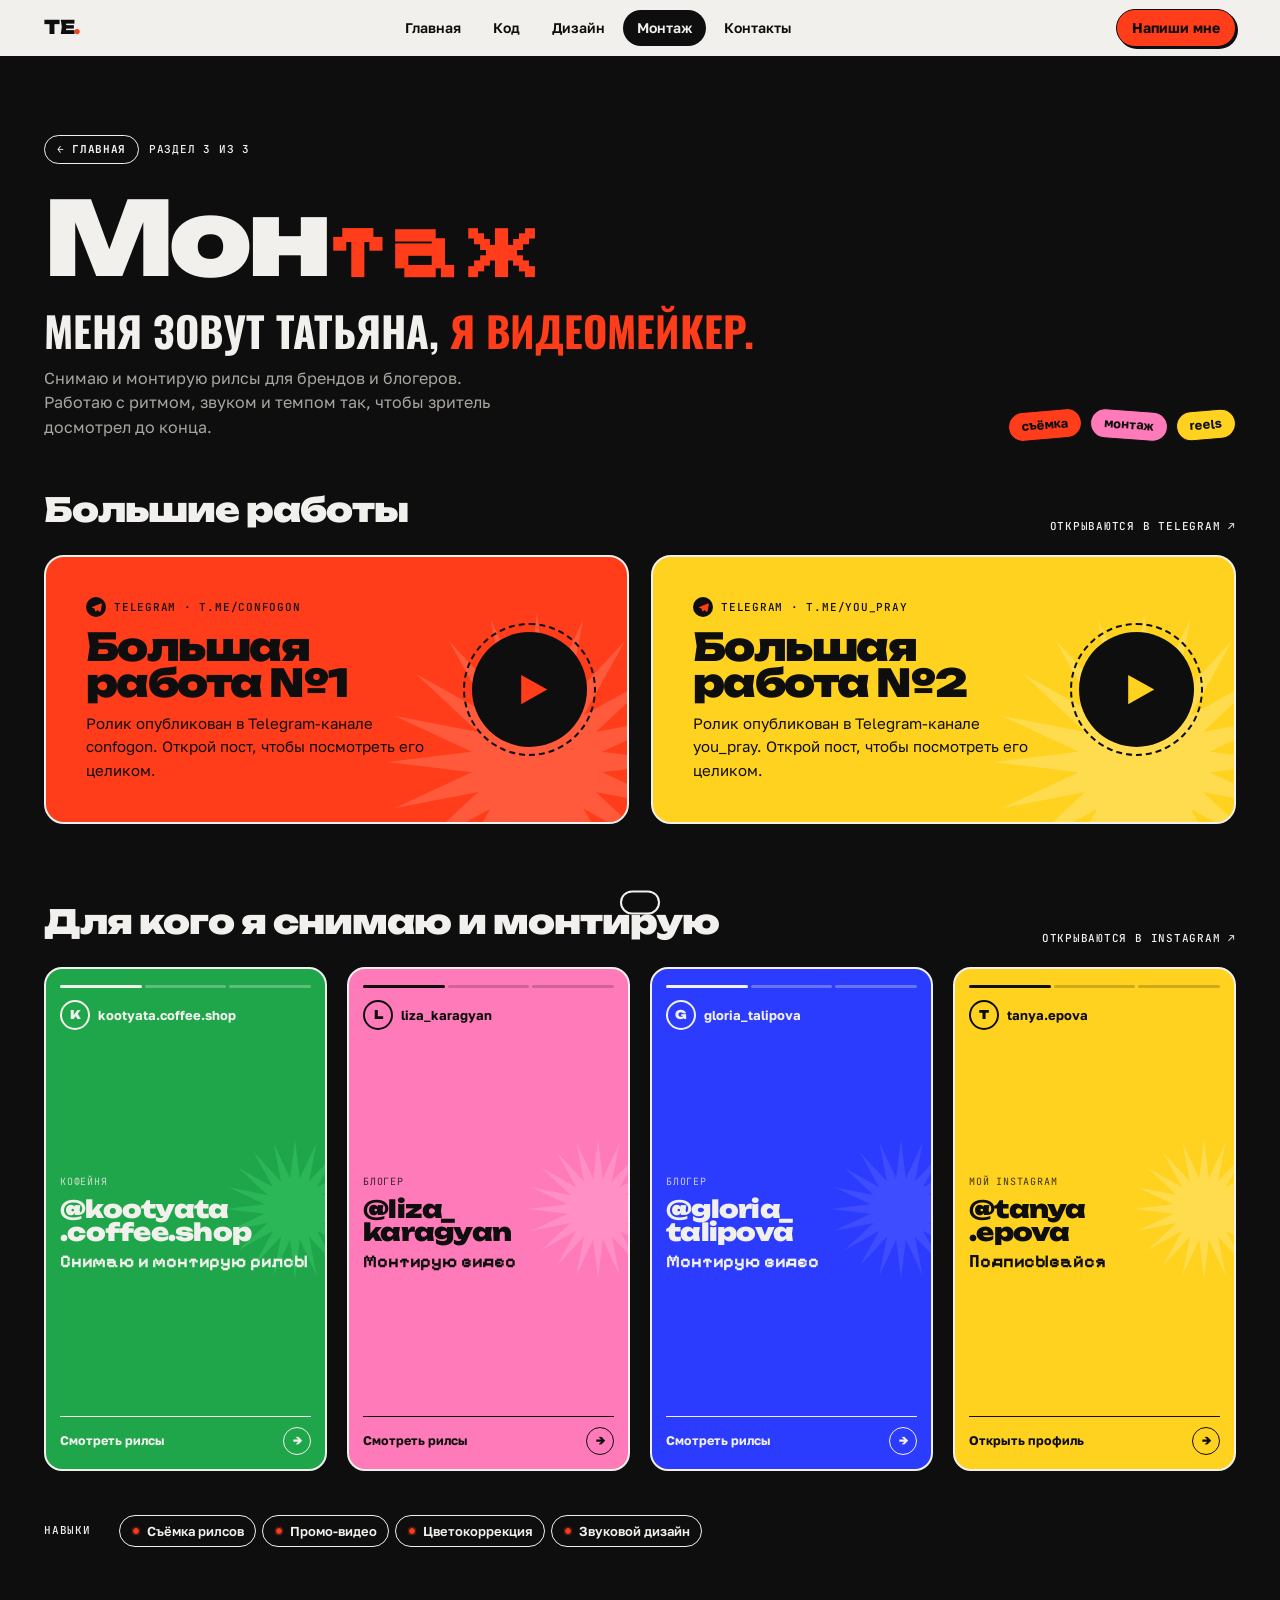
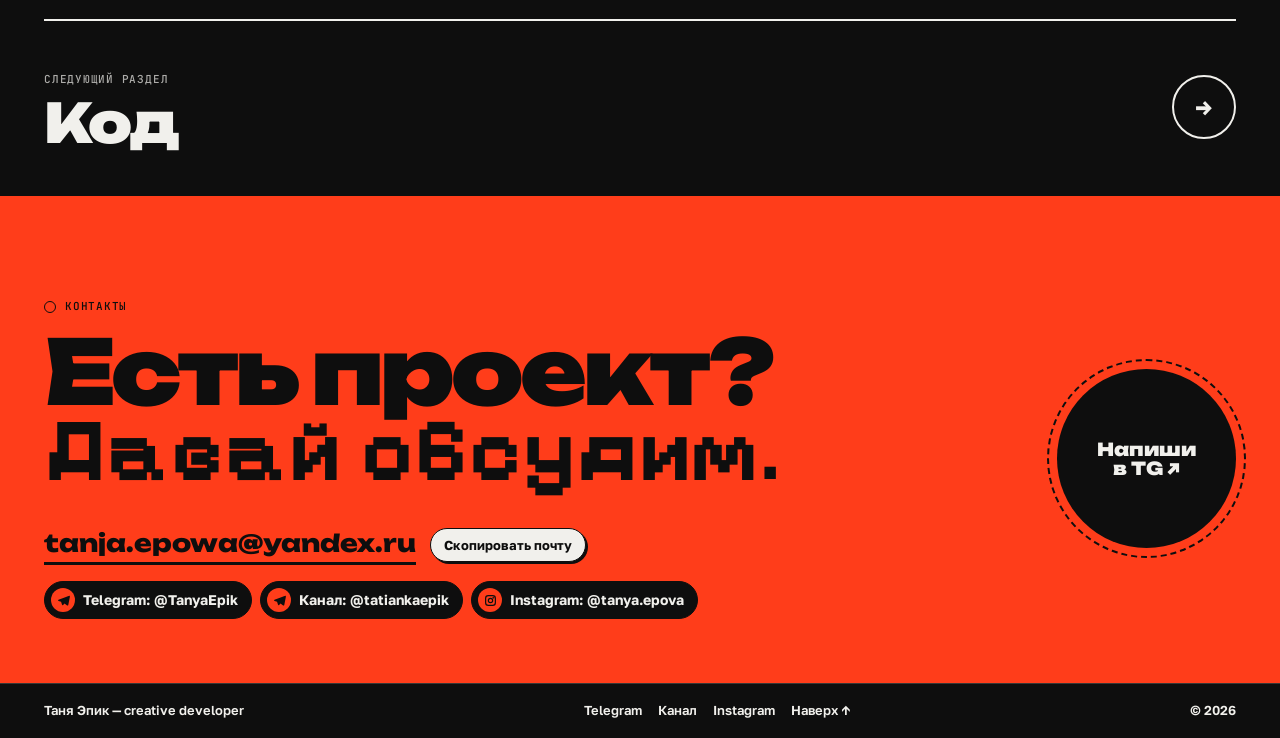
<file: editing.html>
<!DOCTYPE html>
<html lang="ru">
<head>
  <meta charset="UTF-8">
  <meta name="viewport" content="width=device-width, initial-scale=1.0, viewport-fit=cover">
  <title>Монтаж — Таня Эпик</title>
  <meta name="description" content="Съёмка и монтаж рилсов: работы Тани Эпик.">
  <meta name="theme-color" content="#0e0e0e">
  <link rel="icon" href="images/favicon.svg" type="image/svg+xml">
  <link rel="preconnect" href="https://fonts.googleapis.com">
  <link rel="preconnect" href="https://fonts.gstatic.com" crossorigin>
  <link rel="stylesheet" href="https://fonts.googleapis.com/css2?family=Golos+Text:wght@400;500;600;700&family=JetBrains+Mono:wght@500;700&family=Oswald:wght@500;700&family=Pixelify+Sans:wght@500;700&display=swap">
  <link rel="stylesheet" href="styles/index.css">
</head>
<body class="page page--dark">

<!-- SVG-спрайт: иконки, которые используются на странице через <use href="#..."> -->
<svg width="0" height="0" style="position:absolute" aria-hidden="true" focusable="false">
  <symbol id="star20" viewBox="0 0 100 100"><path d="M50,0 L53.44,28.27 L65.45,2.45 L59.99,30.4 L79.39,9.55 L65.56,34.44 L90.45,20.61 L69.6,40.01 L97.55,34.55 L71.73,46.56 L100,50 L71.73,53.44 L97.55,65.45 L69.6,59.99 L90.45,79.39 L65.56,65.56 L79.39,90.45 L59.99,69.6 L65.45,97.55 L53.44,71.73 L50,100 L46.56,71.73 L34.55,97.55 L40.01,69.6 L20.61,90.45 L34.44,65.56 L9.55,79.39 L30.4,59.99 L2.45,65.45 L28.27,53.44 L0,50 L28.27,46.56 L2.45,34.55 L30.4,40.01 L9.55,20.61 L34.44,34.44 L20.61,9.55 L40.01,30.4 L34.55,2.45 L46.56,28.27 Z"/></symbol>
  <symbol id="smile" viewBox="0 0 40 40"><g fill="none" stroke="#0e0e0e" stroke-width="3.4" stroke-linecap="round"><path d="M12 16 v3"/><path d="M28 16 v3"/><path d="M10 25 q10 9 20 0"/></g></symbol>
  <symbol id="ig" viewBox="0 0 24 24"><g fill="none" stroke="currentColor" stroke-width="2.2"><rect x="3" y="3" width="18" height="18" rx="5"/><circle cx="12" cy="12" r="4"/><circle cx="17.3" cy="6.7" r=".6" fill="currentColor"/></g></symbol>
  <symbol id="plane" viewBox="0 0 24 24"><path d="M21.5 3.5 2.8 10.7c-1 .4-1 1.8.1 2.1l4.6 1.4 1.8 5.6c.3.9 1.4 1.1 2 .4l2.6-2.7 4.8 3.5c.8.6 1.9.1 2.1-.9l3-15.1c.2-1.1-.9-2-1.9-1.5Z"/></symbol>
</svg>

<!-- Блок header, внутри — блок nav (смешан с элементом header__nav) -->
<header class="header" id="top">
  <div class="header__inner">
    <a class="header__logo" href="index.html" aria-label="Таня Эпик — на главную">TE<span class="header__logo-dot">.</span></a>
    <nav class="header__nav nav" aria-label="Разделы сайта">
      <ul class="nav__list">
          <li class="nav__item"><a class="nav__link" href="index.html">Главная</a></li>
          <li class="nav__item"><a class="nav__link" href="code.html">Код</a></li>
          <li class="nav__item"><a class="nav__link" href="design.html">Дизайн</a></li>
          <li class="nav__item"><a class="nav__link nav__link--active" href="editing.html" aria-current="page">Монтаж</a></li>
          <li class="nav__item"><a class="nav__link" href="#contact">Контакты</a></li>
      </ul>
    </nav>
    <a class="header__cta" href="https://t.me/TanyaEpik" target="_blank" rel="noopener noreferrer">Напиши мне</a>
  </div>
  <div class="header__progress" id="progress"></div>
</header>

<main>
  <div class="container">
    <!-- Блок page-head — шапка раздела -->
    <div class="page-head page-head--dark">
      <div class="page-head__crumbs"><a class="page-head__back" href="index.html">← Главная</a><span class="label">Раздел 3 из 3</span></div>
      <h1 class="page-head__title">Мон<span class="page-head__accent">таж</span></h1>
      <div class="page-head__lead">
        <div class="page-head__stack"><p class="greeting">Меня зовут Татьяна, <span class="greeting__accent">я видеомейкер.</span></p><p class="page-head__text">Снимаю и монтирую рилсы для брендов и блогеров. Работаю с ритмом, звуком и темпом так, чтобы зритель досмотрел до конца.</p></div>
        <div class="page-head__stickers"><span class="page-head__sticker pill pill--orange">съёмка</span><span class="page-head__sticker pill pill--pink">монтаж</span><span class="page-head__sticker pill pill--yellow">reels</span></div>
      </div>
    </div>

    <div class="section-bar section-bar--first reveal">
      <h3 class="section-bar__title">Большие работы</h3>
      <span class="label">Открываются в Telegram ↗</span>
    </div>
    <!-- Блок big-works -->
    <div class="big-works">
      <a class="big-work reveal" href="https://t.me/confogon/632" target="_blank" rel="noopener noreferrer" data-cursor="смотреть в Telegram ↗">
        <svg class="big-work__deco" aria-hidden="true"><use href="#star20"/></svg>
        <div>
          <span class="big-work__label label"><span class="tg-icon"><svg class="tg-icon__svg" aria-hidden="true"><use href="#plane"/></svg></span>Telegram · t.me/confogon</span>
          <h3 class="big-work__title">Большая работа №1</h3>
          <p class="big-work__text">Ролик опубликован в Telegram-канале confogon. Открой пост, чтобы посмотреть его целиком.</p>
        </div>
        <span class="big-work__play" aria-hidden="true"><svg class="big-work__play-icon" viewBox="0 0 24 24"><path d="M5 3l16 9-16 9z"/></svg></span>
      </a>
      <a class="big-work big-work--yellow reveal" href="https://t.me/you_pray/2304" target="_blank" rel="noopener noreferrer" data-cursor="смотреть в Telegram ↗">
        <svg class="big-work__deco" aria-hidden="true"><use href="#star20"/></svg>
        <div>
          <span class="big-work__label label"><span class="tg-icon"><svg class="tg-icon__svg" aria-hidden="true"><use href="#plane"/></svg></span>Telegram · t.me/you_pray</span>
          <h3 class="big-work__title">Большая работа №2</h3>
          <p class="big-work__text">Ролик опубликован в Telegram-канале you_pray. Открой пост, чтобы посмотреть его целиком.</p>
        </div>
        <span class="big-work__play" aria-hidden="true"><svg class="big-work__play-icon" viewBox="0 0 24 24"><path d="M5 3l16 9-16 9z"/></svg></span>
      </a>
    </div>

    <div class="section-bar reveal">
      <h3 class="section-bar__title">Для кого я снимаю и монтирую</h3>
      <span class="label">Открываются в Instagram ↗</span>
    </div>
    <!-- Блок reels -->
    <div class="reels">
      <a class="reel reel--green reveal" href="https://www.instagram.com/kootyata.coffee.shop/" target="_blank" rel="noopener noreferrer" data-cursor="открыть Instagram ↗">
        <svg class="reel__deco" aria-hidden="true"><use href="#star20"/></svg>
        <span class="reel__bars"><i class="reel__bar"></i><i class="reel__bar"></i><i class="reel__bar"></i></span>
        <span class="reel__user"><span class="reel__avatar">K</span><span class="reel__username">kootyata.coffee.shop</span></span>
        <span class="reel__middle"><span class="reel__kind">Кофейня</span><span class="reel__name">@kootyata<br>.coffee.shop</span><span class="reel__role">Снимаю и монтирую рилсы</span></span>
        <span class="reel__go"><span>Смотреть рилсы</span><b class="reel__arrow" aria-hidden="true">→</b></span>
      </a>
      <a class="reel reel--pink reveal" href="https://www.instagram.com/liza_karagyan/" target="_blank" rel="noopener noreferrer" data-cursor="открыть Instagram ↗">
        <svg class="reel__deco" aria-hidden="true"><use href="#star20"/></svg>
        <span class="reel__bars"><i class="reel__bar"></i><i class="reel__bar"></i><i class="reel__bar"></i></span>
        <span class="reel__user"><span class="reel__avatar">L</span><span class="reel__username">liza_karagyan</span></span>
        <span class="reel__middle"><span class="reel__kind">Блогер</span><span class="reel__name">@liza_<br>karagyan</span><span class="reel__role">Монтирую видео</span></span>
        <span class="reel__go"><span>Смотреть рилсы</span><b class="reel__arrow" aria-hidden="true">→</b></span>
      </a>
      <a class="reel reel--blue reveal" href="https://www.instagram.com/gloria_talipova/" target="_blank" rel="noopener noreferrer" data-cursor="открыть Instagram ↗">
        <svg class="reel__deco" aria-hidden="true"><use href="#star20"/></svg>
        <span class="reel__bars"><i class="reel__bar"></i><i class="reel__bar"></i><i class="reel__bar"></i></span>
        <span class="reel__user"><span class="reel__avatar">G</span><span class="reel__username">gloria_talipova</span></span>
        <span class="reel__middle"><span class="reel__kind">Блогер</span><span class="reel__name">@gloria_<br>talipova</span><span class="reel__role">Монтирую видео</span></span>
        <span class="reel__go"><span>Смотреть рилсы</span><b class="reel__arrow" aria-hidden="true">→</b></span>
      </a>
      <a class="reel reel--yellow reveal" href="https://www.instagram.com/tanya.epova/" target="_blank" rel="noopener noreferrer" data-cursor="мой Instagram ↗">
        <svg class="reel__deco" aria-hidden="true"><use href="#star20"/></svg>
        <span class="reel__bars"><i class="reel__bar"></i><i class="reel__bar"></i><i class="reel__bar"></i></span>
        <span class="reel__user"><span class="reel__avatar">T</span><span class="reel__username">tanya.epova</span></span>
        <span class="reel__middle"><span class="reel__kind">Мой Instagram</span><span class="reel__name">@tanya<br>.epova</span><span class="reel__role">Подписывайся</span></span>
        <span class="reel__go"><span>Открыть профиль</span><b class="reel__arrow" aria-hidden="true">→</b></span>
      </a>
    </div>

    <div class="skills reveal">
      <span class="label">Навыки</span>
      <span class="chips"><span class="chip"><svg class="chip__icon" aria-hidden="true"><use href="#star20"/></svg>Съёмка рилсов</span><span class="chip"><svg class="chip__icon" aria-hidden="true"><use href="#star20"/></svg>Промо-видео</span><span class="chip"><svg class="chip__icon" aria-hidden="true"><use href="#star20"/></svg>Цветокоррекция</span><span class="chip"><svg class="chip__icon" aria-hidden="true"><use href="#star20"/></svg>Звуковой дизайн</span></span>
    </div>

    <a class="next-page" href="code.html"><span><span class="next-page__label label">Следующий раздел</span><b class="next-page__title">Код</b></span><span class="next-page__arrow" aria-hidden="true">→</span></a>
  </div>

<!-- Блок contact (одинаковый на всех страницах) -->
<section class="contact" id="contact" aria-labelledby="contact-title">
  <div class="contact__inner container">
    <div>
      <p class="eyebrow label">Контакты</p>
      <h2 class="contact__title" id="contact-title">Есть проект? <span class="contact__accent">Давай обсудим.</span></h2>
      <div class="contact__mail-row">
        <a class="contact__mail" href="mailto:tanja.epowa@yandex.ru" id="mail">tanja.epowa@yandex.ru</a>
        <button class="contact__copy" type="button" id="copyButton">Скопировать почту</button>
      </div>
      <div class="contact__socials socials">
        <a class="socials__link" href="https://t.me/TanyaEpik" target="_blank" rel="noopener noreferrer"><span class="socials__icon"><svg class="socials__svg" aria-hidden="true"><use href="#plane"/></svg></span>Telegram: @TanyaEpik</a>
        <a class="socials__link" href="https://t.me/tatiankaepik" target="_blank" rel="noopener noreferrer"><span class="socials__icon"><svg class="socials__svg" aria-hidden="true"><use href="#plane"/></svg></span>Канал: @tatiankaepik</a>
        <a class="socials__link" href="https://www.instagram.com/tanya.epova/" target="_blank" rel="noopener noreferrer"><span class="socials__icon"><svg class="socials__svg" aria-hidden="true"><use href="#ig"/></svg></span>Instagram: @tanya.epova</a>
      </div>
    </div>
    <a class="contact__magnet magnet" id="magnet" href="https://t.me/TanyaEpik" target="_blank" rel="noopener noreferrer" data-cursor="Telegram ↗">Напиши<br>в TG ↗</a>
  </div>
</section>
</main>

<!-- Блок footer -->
<footer class="footer">
  <div class="footer__inner container">
    <span>Таня Эпик — creative developer</span>
    <span class="footer__links">
      <a class="footer__link" href="https://t.me/TanyaEpik" target="_blank" rel="noopener noreferrer">Telegram</a>
      <a class="footer__link" href="https://t.me/tatiankaepik" target="_blank" rel="noopener noreferrer">Канал</a>
      <a class="footer__link" href="https://www.instagram.com/tanya.epova/" target="_blank" rel="noopener noreferrer">Instagram</a>
      <a class="footer__link" href="#top">Наверх ↑</a>
    </span>
    <span>© 2026</span>
  </div>
</footer>

<div class="toast" id="toast" role="status" aria-live="polite"></div>
<div class="cursor-label" id="cursorLabel" aria-hidden="true"></div>

<script src="scripts/main.js"></script>
</body>
</html>
</file>
<file: styles/index.css>
/* Главный файл стилей: подключает общие настройки и все блоки.
   Файловая структура по БЭМ: каждый блок лежит в своей папке blocks/<имя-блока>/<имя-блока>.css */

@import url(globals.css);

@import url(../blocks/page/page.css);
@import url(../blocks/container/container.css);
@import url(../blocks/label/label.css);
@import url(../blocks/header/header.css);
@import url(../blocks/nav/nav.css);
@import url(../blocks/hero/hero.css);
@import url(../blocks/sticker/sticker.css);
@import url(../blocks/pill/pill.css);
@import url(../blocks/badge/badge.css);
@import url(../blocks/smiley/smiley.css);
@import url(../blocks/intro/intro.css);
@import url(../blocks/eyebrow/eyebrow.css);
@import url(../blocks/scrub/scrub.css);
@import url(../blocks/sketch/sketch.css);
@import url(../blocks/button/button.css);
@import url(../blocks/stats/stats.css);
@import url(../blocks/marquee/marquee.css);
@import url(../blocks/section-head/section-head.css);
@import url(../blocks/doors/doors.css);
@import url(../blocks/featured/featured.css);
@import url(../blocks/process/process.css);
@import url(../blocks/door/door.css);
@import url(../blocks/chips/chips.css);
@import url(../blocks/chip/chip.css);
@import url(../blocks/page-head/page-head.css);
@import url(../blocks/greeting/greeting.css);
@import url(../blocks/cases/cases.css);
@import url(../blocks/case/case.css);
@import url(../blocks/skills/skills.css);
@import url(../blocks/next-page/next-page.css);
@import url(../blocks/fan/fan.css);
@import url(../blocks/deck/deck.css);
@import url(../blocks/round-button/round-button.css);
@import url(../blocks/filters/filters.css);
@import url(../blocks/works/works.css);
@import url(../blocks/work/work.css);
@import url(../blocks/section-bar/section-bar.css);
@import url(../blocks/big-works/big-works.css);
@import url(../blocks/big-work/big-work.css);
@import url(../blocks/tg-icon/tg-icon.css);
@import url(../blocks/reels/reels.css);
@import url(../blocks/reel/reel.css);
@import url(../blocks/contact/contact.css);
@import url(../blocks/socials/socials.css);
@import url(../blocks/magnet/magnet.css);
@import url(../blocks/footer/footer.css);
@import url(../blocks/lightbox/lightbox.css);
@import url(../blocks/toast/toast.css);
@import url(../blocks/cursor-label/cursor-label.css);
@import url(../blocks/reveal/reveal.css);
</file>
